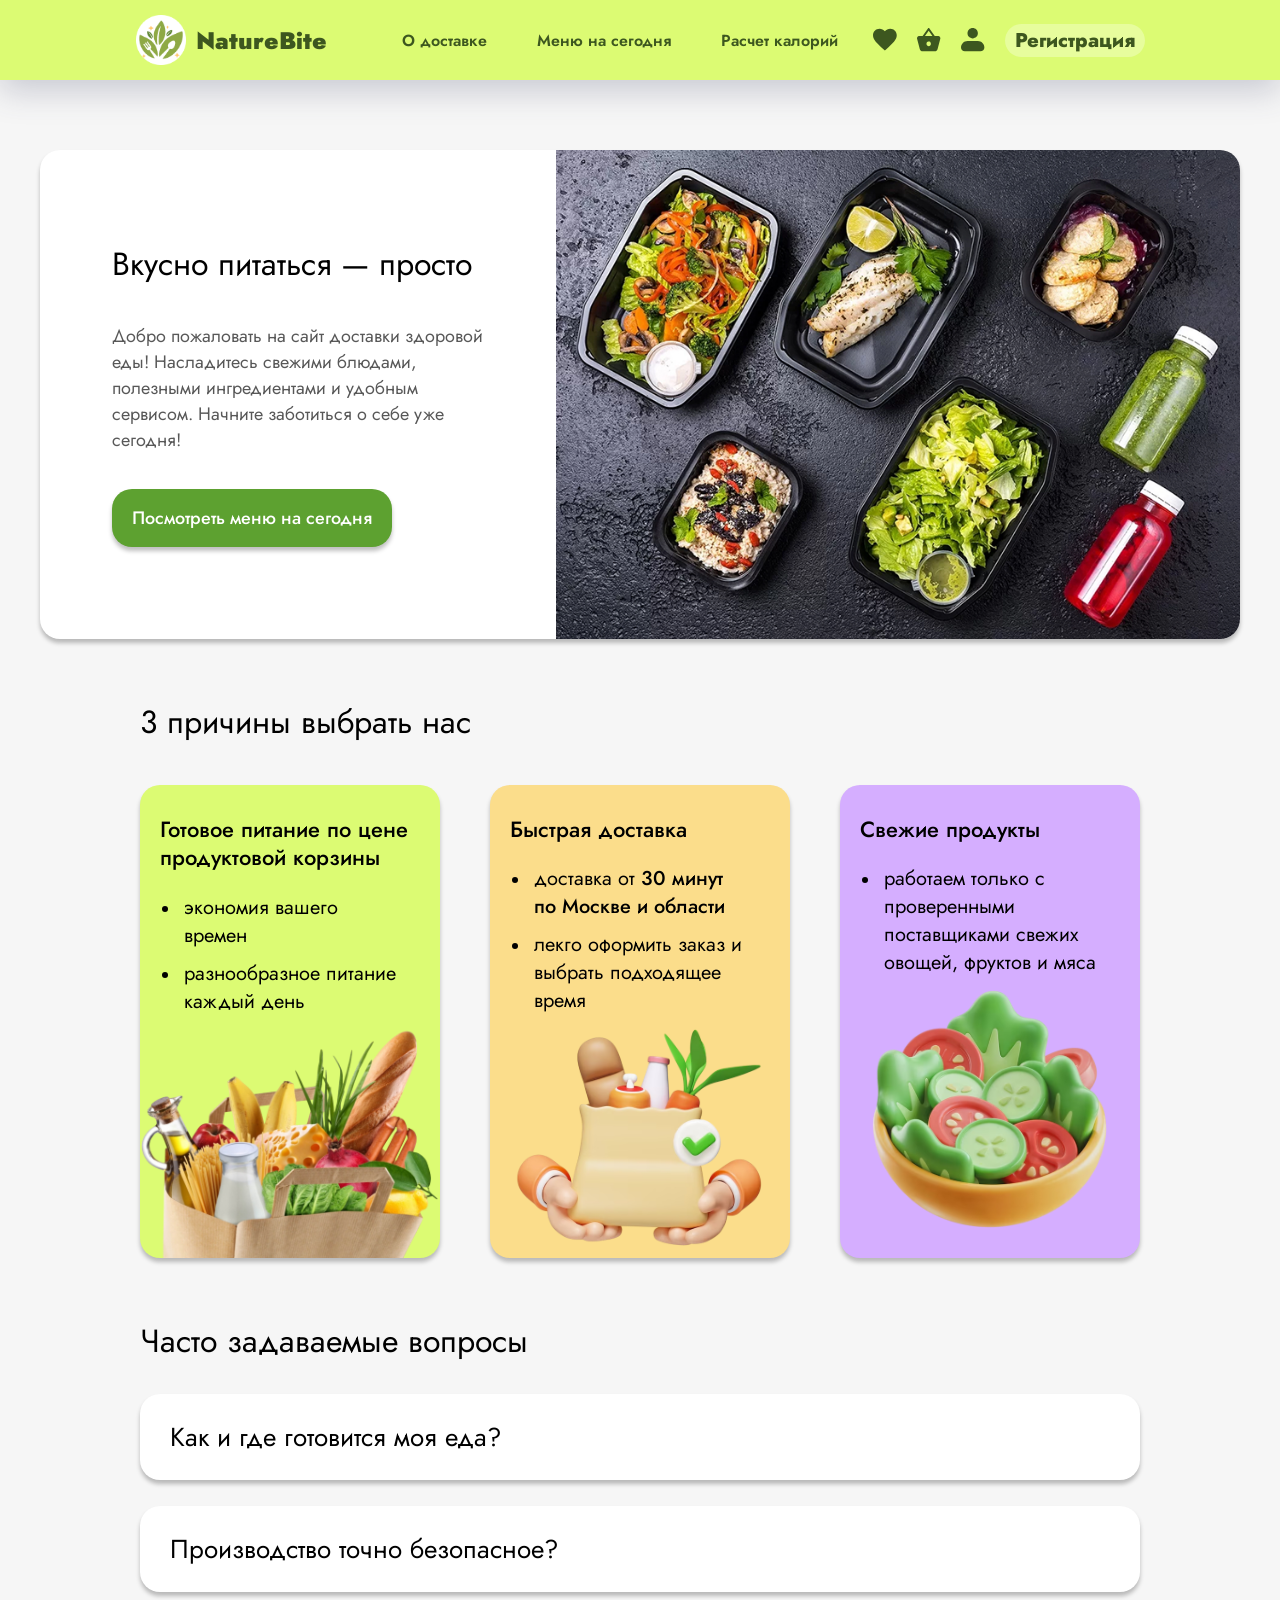
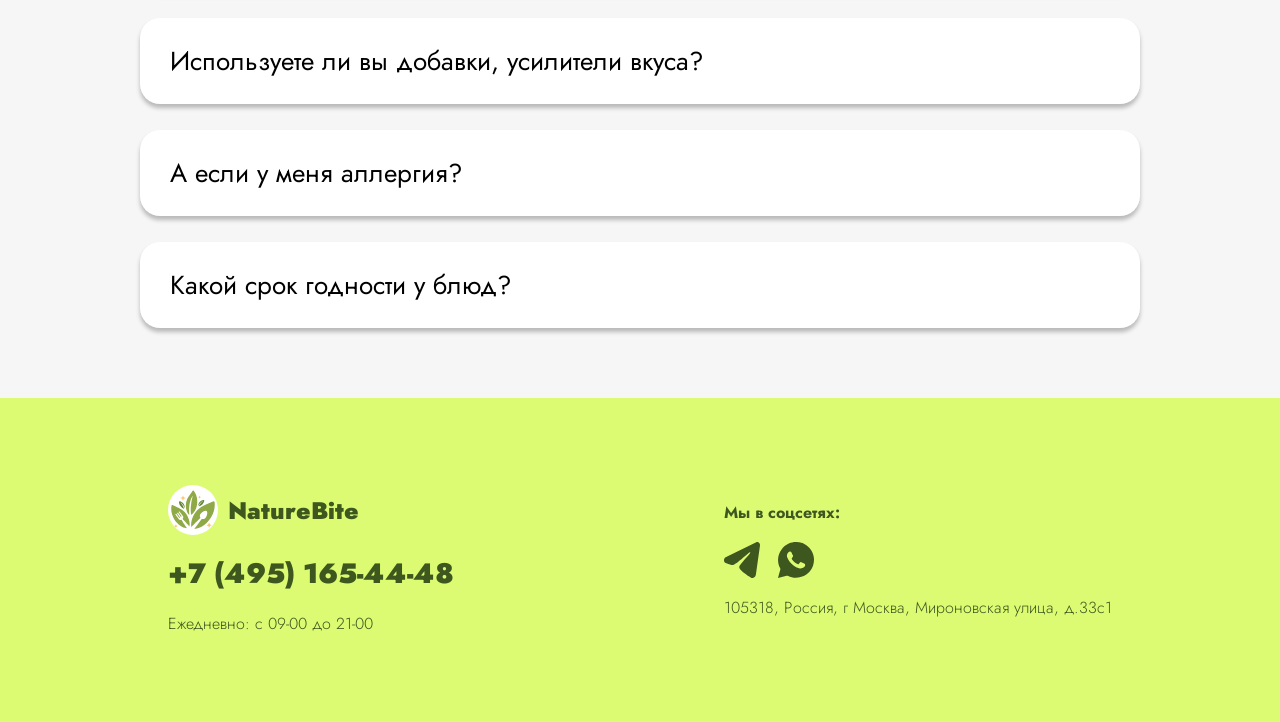
<file: main/index.html>
<!DOCTYPE html>
<html lang="ru">

<head>
    <meta charset="UTF-8">
    <meta name="viewport" content="width=device-width, initial-scale=1.0">
    <title>NatureBite</title>
    <link rel="icon" href="../h-f-img/favicon.ico" type="image/x-icon">

    <link rel="preconnect" href="https://fonts.googleapis.com">
    <link rel="preconnect" href="https://fonts.gstatic.com" crossorigin>
    <link href="https://fonts.googleapis.com/css2?family=Jost:wght@100;200;300;400;500;600;700;800;900&display=swap"
        rel="stylesheet">

    <link rel="stylesheet" href="./main.css">
</head>

<body>
    <script src="../JS/main.js"></script>
    <header>
        <nav class="navbar">
            <div class="container nav-container">
                <div class="logo">
                    <img src="../h-f-img/favicon.ico" class="logo-img" alt="NatureBite">
                    <a href="../main/index.html" class="logo-link jost-black">NatureBite</a>
                </div>

                <ul class="nav-menu">
                    <li><a href="../delivery/delivery.html" class="nav-link jost-medium">О доставке</a></li>
                    <li><a href="../menu/menu.html" class="nav-link jost-medium">Меню на сегодня</a></li>
                    <li><a href="../calculator/calculator_ccpf.html" class="nav-link jost-medium">Расчет калорий</a>
                    </li>
                </ul>

                <div class="user-actions">
                    <a href="../like/like_recipes.html" class="user-icon">
                        <img src="../h-f-img/like.svg" alt="Избранное">
                    </a>
                    <a href="../cart/cart.html" class="user-icon">
                        <img src="../h-f-img/cart.svg" alt="Корзина">
                    </a>
                    <a href="../profile/profile.html" class="user-icon">
                        <img src="../h-f-img/profile.svg" alt="Профиль">
                    </a>
                    <div id="internal">
                        <a href="../registration/register.html" class="jost-extrabold navbar-user">Регистрация</a>
                    </div>
                </div>

                <div class="burger-menu">
                    <img src="../h-f-img/menu.svg" alt="Меню" class="burger-icon">
                </div>


                <div class="mobile-menu">
                    <div class="mobile-menu-header">
                        <div class="close-menu">
                            <span>&times;</span>
                        </div>
                    </div>
                    <ul class="mobile-nav-menu">
                        <li><a href="../delivery/delivery.html" class="mobile-nav-link jost-medium">О доставке</a></li>
                        <li><a href="../menu/menu.html" class="mobile-nav-link jost-medium">Меню на сегодня</a></li>
                        <li><a href="../calculator/calculator_ccpf.html" class="mobile-nav-link jost-medium">Расчет
                                калорий</a></li>
                        <li class="mobile-divider"></li>
                        <li><a href="../like/like_recipes.html" class="mobile-nav-link jost-medium">Избранное</a></li>
                        <li><a href="../cart/cart.html" class="mobile-nav-link jost-medium">Корзина</a></li>
                        <li><a href="../profile/profile.html" class="mobile-nav-link jost-medium">Профиль</a></li>
                        <li><a href="../registration/register.html" class="mobile-nav-link jost-medium">Регистрация</a>
                        </li>
                    </ul>
                </div>
                <div class="overlay"></div>
            </div>
        </nav>
    </header>

    <main>
        <div class="main-content">
            <div class="top_card">
                <div class="col">
                    <h1 class="top_title jost-regular">Вкусно питаться — просто</h1>
                    <p class="top_desc jost-regular">Добро пожаловать на сайт доставки здоровой еды! Насладитесь свежими
                        блюдами, полезными ингредиентами и удобным сервисом. Начните заботиться о себе уже сегодня!</p>
                    <a class="menu-btn jost-medium" href="../menu/menu.html">Посмотреть меню на сегодня</a>
                </div>
                <img class="top_card-img" src="./img/mainpic.jpg" alt="">
            </div>

            <div class="reasons">
                <div class="reasons_title jost-regular">3 причины выбрать нас</div>
                <div class="reasons_cards">
                    <div class="reason_card1">
                        <p class="card_title jost-medium">Готовое питание по цене продуктовой корзины</p>
                        <ul class="card_list">
                            <li class="card_list_row">
                                <p class="card_list_item jost-regular">экономия вашего времен</p>
                            </li>
                            <li class="card_list_row">
                                <p class="card_list_item jost-regular">разнообразное питание каждый день</p>
                            </li>
                        </ul>
                        <img src="./img/reason1.svg" alt="">
                    </div>

                    <div class="reason_card2">
                        <p class="card_title jost-medium">Быстрая доставка</p>
                        <ul class="card_list">
                            <li class="card_list_row">
                                <p class="card_list_item jost-regular">доставка от <span class="jost-medium">30 минут по
                                        Москве и области</span></p>
                            </li>
                            <li class="card_list_row">
                                <p class="card_list_item jost-regular">лекго оформить заказ и выбрать подходящее время
                                </p>
                            </li>
                        </ul>
                        <img src="./img/reason2.svg" alt="">
                    </div>

                    <div class="reason_card3">
                        <p class="card_title jost-medium">Свежие продукты</p>
                        <ul class="card_list">
                            <li class="card_list_row">
                                <p class="card_list_item jost-regular">работаем только с проверенными поставщиками
                                    свежих овощей, фруктов и мяса</p>
                            </li>
                        </ul>
                        <img src="./img/reason3.svg" alt="">
                    </div>
                </div>
            </div>

            <div class="questions">
                <div class="question-title jost-regular">Часто задаваемые вопросы</div>

                <div class="question-block">
                    <h3 class="block-title jost-regular">Как и где готовится моя еда?</h3>
                    <p class="block-text jost-regular">
                        Варим, тушим, запекаем, а также готовим на пару, гриле и по технологии су-вид. Мы тщательно
                        следим
                        за качеством продуктов, оно проверяется трижды: у поставщика, при принятии на производство
                        и в процессе
                        готовки.
                    </p>
                </div>

                <div class="question-block">
                    <h3 class="block-title jost-regular">Производство точно безопасное?</h3>
                    <p class="block-text jost-regular">
                        Все блюда готовятся на современном производстве, сертифицированном по международной системе
                        ХАССП. Это
                        более жесткие, чем ГОСТы, требования. Первоначально они разрабатывались для производства пищи
                        для NASA.
                        Все помещения и оборудование моют два раза в сутки, дважды в неделю проводят очистку с полной
                        остановкой
                        процессов производства.
                    </p>
                </div>

                <div class="question-block">
                    <h3 class="block-title jost-regular">Используете ли вы добавки, усилители вкуса?</h3>
                    <p class="block-text jost-regular">
                        Нет, только стандартные специи: соль, перец, паприка, куркума и подобные.
                    </p>
                </div>

                <div class="question-block">
                    <h3 class="block-title jost-regular">А если у меня аллергия?</h3>
                    <p class="block-text jost-regular">
                        В наших блюдах могут присутствовать распространенные аллергены, такие как орехи, цитрусовые,
                        яйца. Для
                        уточнения состава меню, пожалуйста, обращайтесь к нашим менеджерам.
                    </p>
                </div>

                <div class="question-block">
                    <h3 class="block-title jost-regular">Какой срок годности у блюд?</h3>
                    <p class="block-text jost-regular">
                        Срок годности - от 2 до 4 дней, точная информация на этикетке каждого конкретного блюда. Еда
                        остается свежей
                        долго, потому что мы запечатываем коробочки без кислорода. Вместо него под пленкой углекислый
                        газ.
                        Он не дает бактериям размножаться, и еде портиться.
                    </p>
                </div>
            </div>
        </div>
    </main>

    <footer>
        <div class="footer-container">
            <div class="column">
                <div class="logo">
                    <img src="../h-f-img/logo.svg" class="logo-img" alt="NatureBite">
                    <a href="../main/index.html" class="logo-link jost-black">NatureBite</a>
                </div>
                <a class="tel_num jost-black">+7 (495) 165-44-48</a>
                <p class="work_time jost-light">Ежедневно: с 09-00 до 21-00</p>
            </div>

            <div class="column">
                <p class="social jost-bold">Мы в соцсетях:</p>
                <div class="social_media">
                    <img src="../h-f-img/telegram.svg" class="icon" alt="telegram">
                    <img src="../h-f-img/whatsapp.svg" class="icon" alt="whatsapp">
                </div>
                <p class="address jost-light">105318, Россия, г Москва, Мироновская улица, д.33с1</p>
            </div>
        </div>
    </footer>
</body>

</html>
</file>
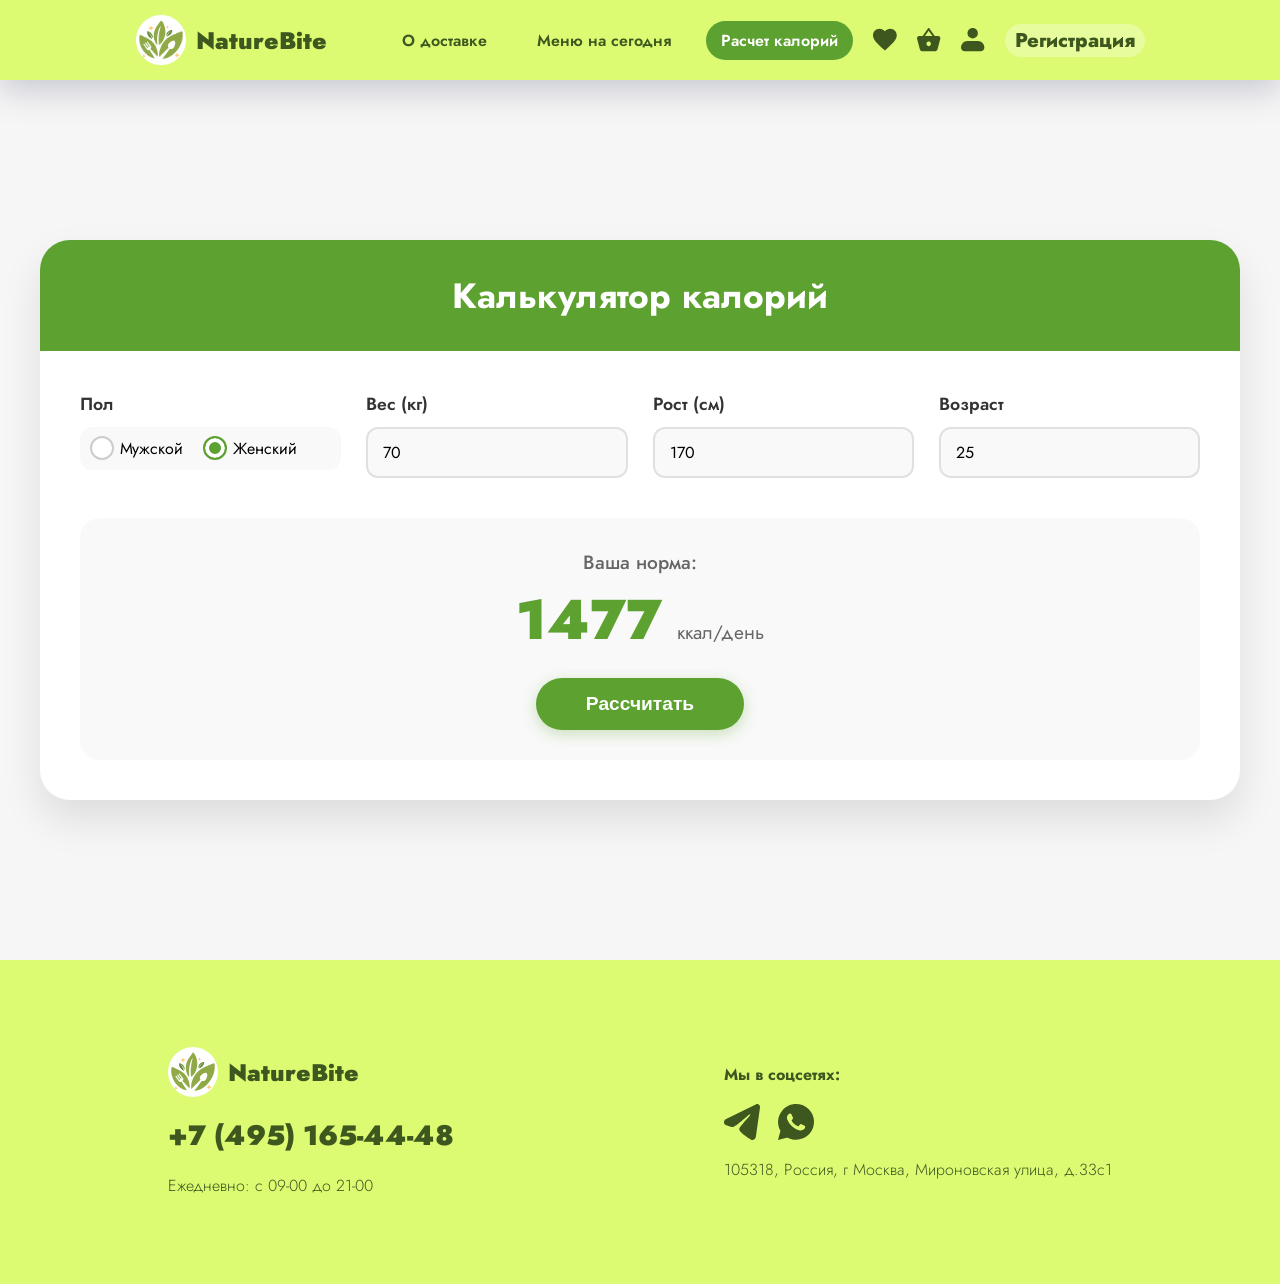
<file: calculator/calculator_ccpf.html>
<!DOCTYPE html>
<html lang="ru">

<head>
    <meta charset="UTF-8">
    <meta name="viewport" content="width=device-width, initial-scale=1.0">
    <title>NatureBite — Расчет калорий</title>

    <link rel="icon" href="../h-f-img/favicon.ico" type="image/x-icon">
    <link rel="preconnect" href="https://fonts.googleapis.com">
    <link rel="preconnect" href="https://fonts.gstatic.com" crossorigin>
    <link href="https://fonts.googleapis.com/css2?family=Jost:wght@100;200;300;400;500;600;700;800;900&display=swap"
        rel="stylesheet">

    <link rel="stylesheet" href="./calc.css">
</head>

<body>
    <script src="../JS/calc.js"></script>

    <header>
        <nav class="navbar">
            <div class="container nav-container">
                <div class="logo">
                    <img src="../h-f-img/favicon.ico" class="logo-img" alt="NatureBite">
                    <a href="../main/index.html" class="logo-link jost-black">NatureBite</a>
                </div>

                <ul class="nav-menu">
                    <li><a href="../delivery/delivery.html" class="nav-link jost-medium">О доставке</a></li>
                    <li><a href="../menu/menu.html" class="nav-link jost-medium">Меню на сегодня</a></li>
                    <li><a href="../calculator/calculator_ccpf.html" class="nav-link jost-medium active">Расчет калорий</a></li>
                </ul>

                <div class="user-actions">
                    <a href="../like/like_recipes.html" class="user-icon">
                        <img src="../h-f-img/like.svg" alt="Избранное">
                    </a>
                    <a href="../cart/cart.html" class="user-icon">
                        <img src="../h-f-img/cart.svg" alt="Корзина">
                    </a>
                    <a href="../profile/profile.html" class="user-icon">
                        <img src="../h-f-img/profile.svg" alt="Профиль">
                    </a>
                    <div id="internal"><a href="../registration/register.html" class="jost-extrabold navbar-user">Регистрация</a></div>
                </div>
            </div>
        </nav>
    </header>

    <main>
        <div class="calculator-container">
            <div class="calculator-card">
                <div class="calculator-header">
                    <h1 class="calculator-title jost-bold">Калькулятор калорий</h1>
                </div>

                <div class="calculator-body">
                    <div class="input-row">
                        <div class="input-group">
                            <label class="input-label jost-semibold">Пол</label>
                            <div class="radio-group">
                                <label class="radio-label">
                                    <input type="radio" name="gender" value="male" class="radio-input">
                                    <span class="radio-custom"></span>
                                    Мужской
                                </label>
                                <label class="radio-label">
                                    <input type="radio" name="gender" value="female" class="radio-input" checked>
                                    <span class="radio-custom"></span>
                                    Женский
                                </label>
                            </div>
                        </div>

                        <div class="input-group">
                            <label for="weight" class="input-label jost-semibold">Вес (кг)</label>
                            <input type="number" id="weight" class="text-input" value="70">
                        </div>

                        <div class="input-group">
                            <label for="height" class="input-label jost-semibold">Рост (см)</label>
                            <input type="number" id="height" class="text-input" value="170" min="50" max="250">
                        </div>

                        <div class="input-group">
                            <label for="age" class="input-label jost-semibold">Возраст</label>
                            <input type="number" id="age" class="text-input" value="25" min="1" max="120">
                        </div>
                    </div>

                    <div class="result-section">
                        <div class="result-block">
                            <span class="result-label jost-medium">Ваша норма:</span>
                            <span id="result" class="result-value jost-black">0</span>
                            <span class="result-unit">ккал/день</span>
                        </div>
                        <button class="calculate-btn jost-bold" onclick="calculate()">Рассчитать</button>
                    </div>
                </div>
            </div>
        </div>
    </main>

    <footer>
        <div class="footer-container">
            <div class="column">
                <div class="logo">
                    <img src="../h-f-img/logo.svg" class="logo-img" alt="NatureBite">
                    <a href="../main/index.html" class="logo-link jost-black">NatureBite</a>
                </div>
                <a class="tel_num jost-black">+7 (495) 165-44-48</a>
                <p class="work_time jost-light">Ежедневно: с 09-00 до 21-00</p>
            </div>

            <div class="column">
                <p class="social jost-bold">Мы в соцсетях:</p>
                <div class="social_media">
                    <img src="../h-f-img/telegram.svg" class="icon" alt="telegram">
                    <img src="../h-f-img/whatsapp.svg" class="icon" alt="whatsapp">
                </div>
                <p class="address jost-light">105318, Россия, г Москва, Мироновская улица, д.33с1</p>
            </div>
        </div>
    </footer>
</body>

</html>
</file>
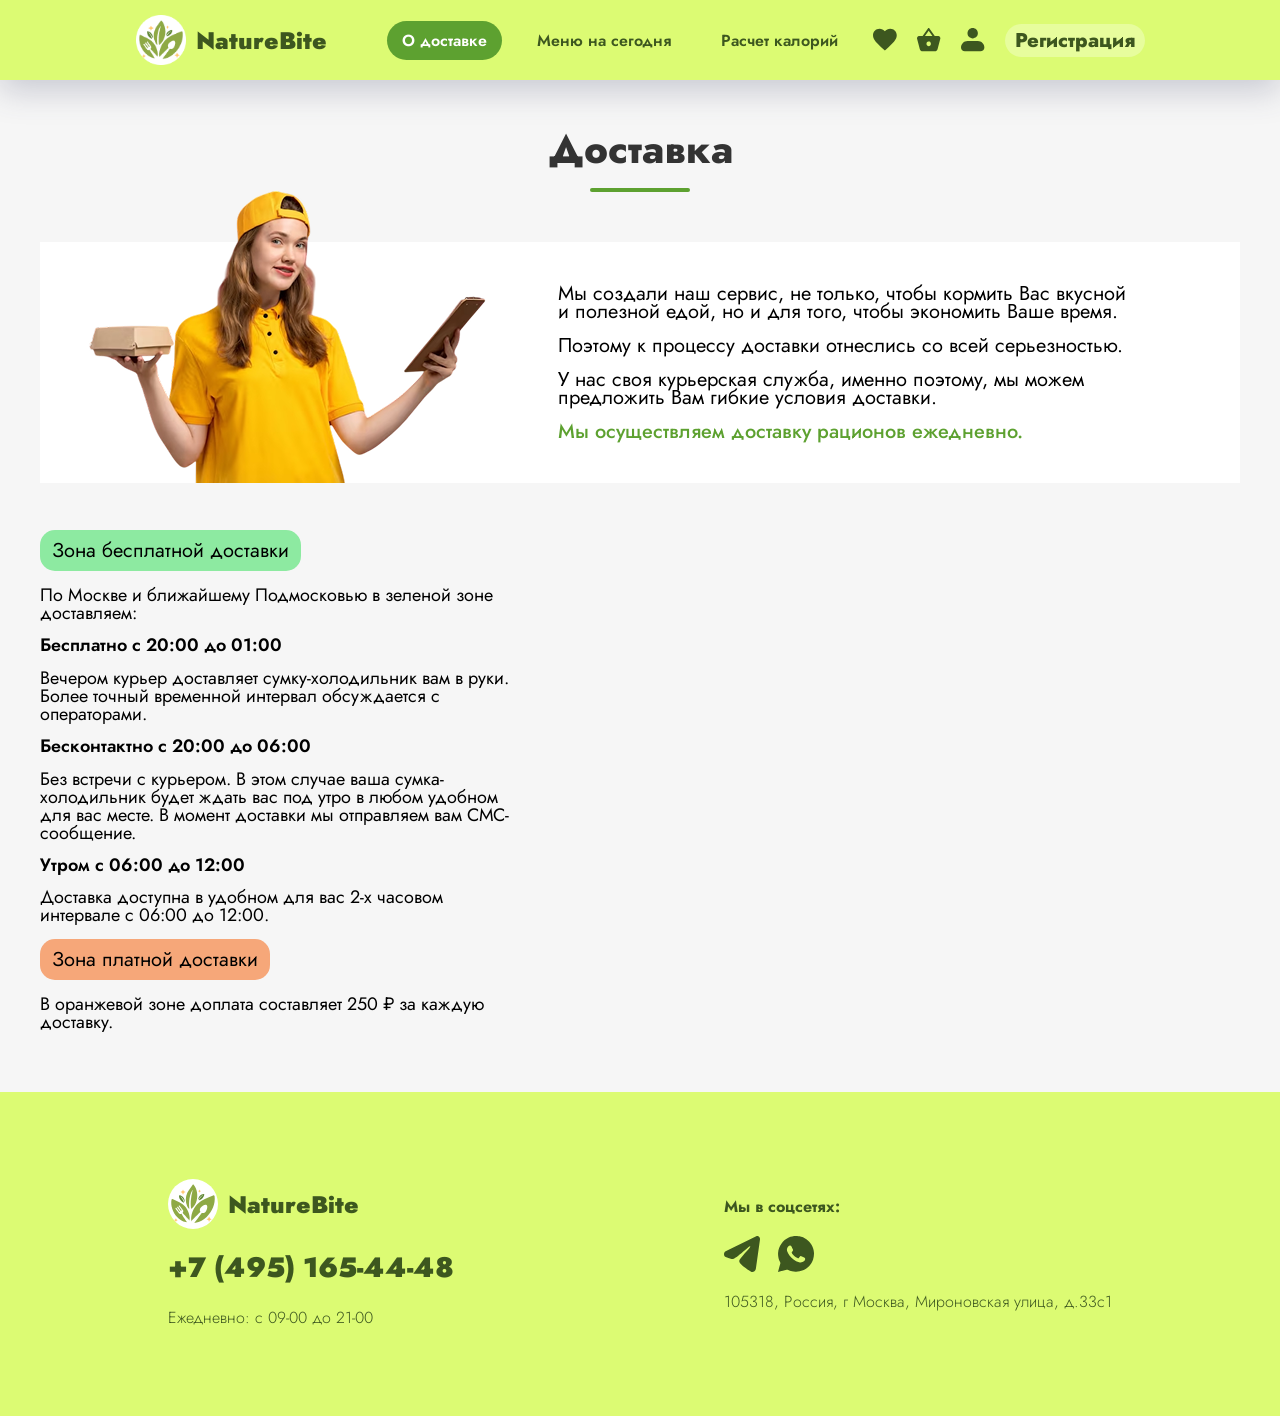
<file: delivery/delivery.html>
<!DOCTYPE html>
<html lang="ru">

<head>
    <meta charset="UTF-8">
    <meta name="viewport" content="width=device-width, initial-scale=1.0">
    <title>NatureBite — Доставка</title>

    <link rel="icon" href="../h-f-img/favicon.ico" type="image/x-icon">
    <link rel="preconnect" href="https://fonts.googleapis.com">
    <link rel="preconnect" href="https://fonts.gstatic.com" crossorigin>
    <link href="https://fonts.googleapis.com/css2?family=Jost:wght@100;200;300;400;500;600;700;800;900&display=swap"
        rel="stylesheet">

    <link rel="stylesheet" href="./delivery.css">

    <script src="https://api-maps.yandex.ru/2.1/?lang=ru_RU" type="text/javascript"></script>
</head>

<body>
    <header>
        <nav class="navbar">
            <div class="container nav-container">
                <div class="logo">
                    <img src="../h-f-img/favicon.ico" class="logo-img" alt="NatureBite">
                    <a href="../main/index.html" class="logo-link jost-black">NatureBite</a>
                </div>

                <ul class="nav-menu">
                    <li><a href="../delivery/delivery.html" class="nav-link jost-medium active">О доставке</a></li>
                    <li><a href="../menu/menu.html" class="nav-link jost-medium">Меню на сегодня</a></li>
                    <li><a href="../calculator/calculator_ccpf.html" class="nav-link jost-medium">Расчет калорий</a>
                    </li>
                </ul>

                <div class="user-actions">
                    <a href="../like/like_recipes.html" class="user-icon">
                        <img src="../h-f-img/like.svg" alt="Избранное">
                    </a>
                    <a href="../cart/cart.html" class="user-icon">
                        <img src="../h-f-img/cart.svg" alt="Корзина">
                    </a>
                    <a href="../profile/profile.html" class="user-icon">
                        <img src="../h-f-img/profile.svg" alt="Профиль">
                    </a>
                    <div id="internal">
                        <a href="../registration/register.html" class="jost-extrabold navbar-user">Регистрация</a>
                    </div>
                </div>

                <div class="burger-menu">
                    <img src="../h-f-img/menu.svg" alt="Меню" class="burger-icon">
                </div>

                <div class="mobile-menu">
                    <div class="mobile-menu-header">
                        <div class="close-menu">
                            <span>&times;</span>
                        </div>
                    </div>
                    <ul class="mobile-nav-menu">
                        <li><a href="../delivery/delivery.html" class="mobile-nav-link jost-medium">О доставке</a></li>
                        <li><a href="../menu/menu.html" class="mobile-nav-link jost-medium">Меню на сегодня</a></li>
                        <li><a href="../calculator/calculator_ccpf.html" class="mobile-nav-link jost-medium">Расчет
                                калорий</a></li>
                        <li class="mobile-divider"></li>
                        <li><a href="../like/like_recipes.html" class="mobile-nav-link jost-medium">Избранное</a></li>
                        <li><a href="../cart/cart.html" class="mobile-nav-link jost-medium">Корзина</a></li>
                        <li><a href="../profile/profile.html" class="mobile-nav-link jost-medium">Профиль</a></li>
                        <li><a href="../registration/register.html" class="mobile-nav-link jost-medium">Регистрация</a>
                        </li>
                    </ul>
                </div>
                <div class="overlay"></div>
            </div>
        </nav>
    </header>

    <main>
        <div class="delivery-content">
            <h1 class="page-title jost-extrabold">Доставка</h1>
            <div class="title-underline"></div>

            <div class="description_block">
                <div class="woman-delivery">
                    <img class="woman_img" src="./img/delivery-woman.png" alt="">
                </div>
                <div class="description-paragraph">
                    <p class="description-text jost-regular">Мы создали наш сервис, не только, чтобы кормить Вас вкусной
                        и полезной едой, но и для того, чтобы экономить Ваше время.</p>
                    <p class="description-text jost-regular">Поэтому к процессу доставки отнеслись со всей серьезностью.
                    </p>
                    <p class="description-text jost-regular">У нас своя курьерская служба, именно поэтому, мы можем
                        предложить Вам гибкие условия доставки.</p>
                    <p class="description-text jost-regular"><span>Мы осуществляем доставку рационов ежедневно.</span>
                    </p>
                </div>
            </div>
            <div class="map_block">
                <div class="map-text_col">
                    <div class="green_lable">
                        <p class="green_lable-text jost-regular">Зона бесплатной доставки</p>
                    </div>

                    <p class="desc jost-regular">По Москве и ближайшему Подмосковью в зеленой зоне доставляем:</p>

                    <p class="desc jost-semibold">Бесплатно с 20:00 до 01:00</p>
                    <p class="desc jost-regular">Вечером курьер доставляет сумку-холодильник вам в руки. Более точный
                        временной интервал обсуждается с операторами.</p>

                    <p class="desc jost-semibold">Бесконтактно с 20:00 до 06:00</p>
                    <p class="desc jost-regular">Без встречи с курьером. В этом случае ваша сумка-холодильник будет
                        ждать вас под утро в любом удобном для вас месте. В момент доставки мы отправляем вам
                        СМС-сообщение.</p>

                    <p class="desc jost-semibold">Утром с 06:00 до 12:00</p>
                    <p class="desc jost-regular">Доставка доступна в удобном для вас 2-х часовом интервале с 06:00 до
                        12:00.</p>

                    <div class="red_lable">
                        <p class="red_lable-text jost-regular">Зона платной доставки</p>
                    </div>

                    <p class="desc jost-regular">В оранжевой зоне доплата составляет 250 ₽ за каждую доставку.</p>
                </div>

                <div id="js-delivery-map" class="js-delivery-map"></div>

            </div>
        </div>

    </main>

    <footer>
        <div class="footer-container">
            <div class="column">
                <div class="logo">
                    <img src="../h-f-img/logo.svg" class="logo-img" alt="NatureBite">
                    <a href="../main/index.html" class="logo-link jost-black">NatureBite</a>
                </div>
                <a class="tel_num jost-black">+7 (495) 165-44-48</a>
                <p class="work_time jost-light">Ежедневно: с 09-00 до 21-00</p>
            </div>

            <div class="column">
                <p class="social jost-bold">Мы в соцсетях:</p>
                <div class="social_media">
                    <img src="../h-f-img/telegram.svg" class="icon" alt="telegram">
                    <img src="../h-f-img/whatsapp.svg" class="icon" alt="whatsapp">
                </div>
                <p class="address jost-light">105318, Россия, г Москва, Мироновская улица, д.33с1</p>
            </div>
        </div>
    </footer>

    <script src="../JS/main.js"></script>
    <script>
        ymaps.ready(init);

        function init() {

            const myMap = new ymaps.Map('js-delivery-map', {
                center: [55.76, 37.64],
                zoom: 10,
                controls: []
            });

            const zoomControl = new ymaps.control.ZoomControl({
                options: {
                    size: 'large',
                    float: 'none',
                    position: {
                        top: 108,
                        left: 10
                    }
                }
            });

            myMap.controls.add(zoomControl);

            // Бесплатная зона (внутренний полигон)
            const greenZoneCoordinates = [
                [55.95, 37.3],
                [55.95, 37.9],
                [55.5, 38.0],
                [55.5, 37.3],
                [55.95, 37.3]
            ];

            const greenZone = new ymaps.Polygon(
                [greenZoneCoordinates],
                {
                    hintContent: '🚚 Зона бесплатной доставки',
                    balloonContent: 'Бесплатная доставка'
                },
                {
                    fillColor: 'rgba(124,252,0,0.35)',
                    strokeColor: '#3D571F',
                    strokeWidth: 3,
                    zIndex: 200
                }
            );

            // Платная зона с вырезом бесплатной
            const redOuterCoordinates = [
                [56.2, 37.0],
                [56.3, 38.0],
                [55.8, 38.5],
                [55.3, 38.0],
                [55.3, 37.0],
                [55.8, 36.8],
                [56.2, 37.0]
            ];

            const redZone = new ymaps.Polygon(
                [
                    redOuterCoordinates,   // внешний контур
                    greenZoneCoordinates   // внутренний вырез
                ],
                {
                    hintContent: '💰 Зона платной доставки (+250 ₽)',
                    balloonContent: 'Доплата 250 ₽ за доставку'
                },
                {
                    fillColor: 'rgba(255,68,68,0.25)',
                    strokeColor: '#CC0000',
                    strokeWidth: 3,
                    zIndex: 100
                }
            );

            myMap.geoObjects
                .add(redZone)
                .add(greenZone);

            myMap.setBounds(myMap.geoObjects.getBounds(), {
                checkZoomRange: true,
                zoomMargin: 40
            });
        }
    </script>
</body>

</html>
</file>
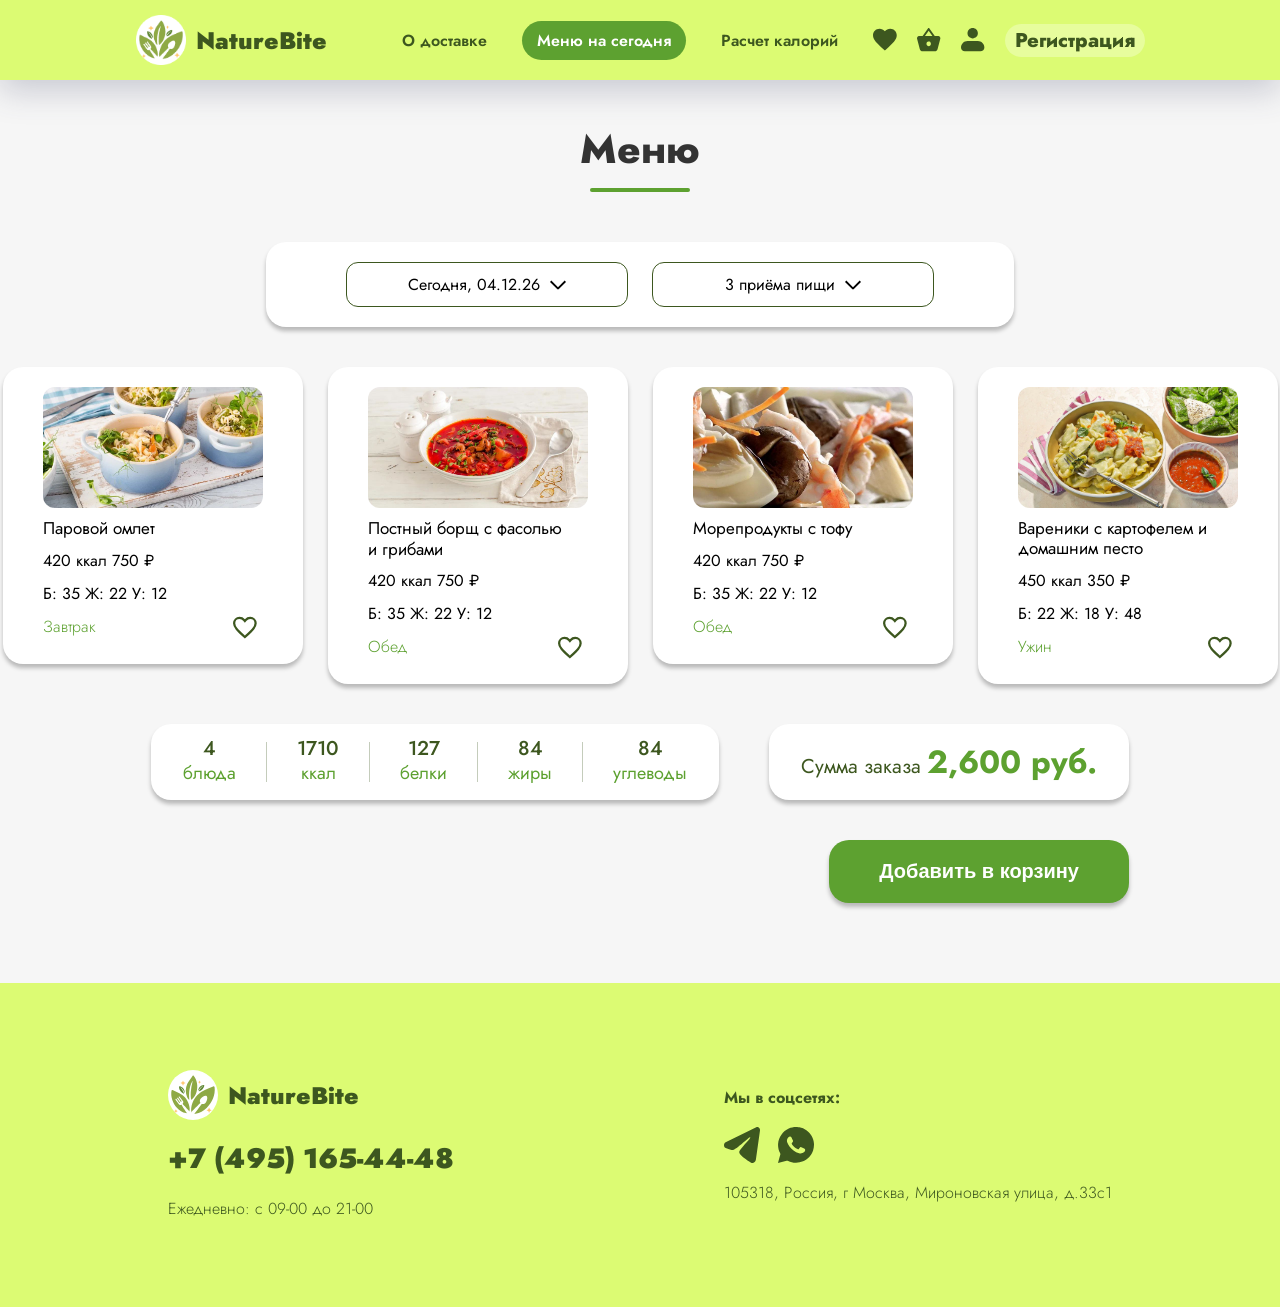
<file: menu/menu.html>
<!DOCTYPE html>
<html lang="ru">

<head>
    <meta charset="UTF-8">
    <meta name="viewport" content="width=device-width, initial-scale=1.0">
    <title>NatureBite — Меню на сегодня</title>

    <link rel="icon" href="../h-f-img/favicon.ico" type="image/x-icon">

    <link rel="preconnect" href="https://fonts.googleapis.com">
    <link rel="preconnect" href="https://fonts.gstatic.com" crossorigin>
    <link href="https://fonts.googleapis.com/css2?family=Jost:wght@100;200;300;400;500;600;700;800;900&display=swap"
        rel="stylesheet">

    <link rel="stylesheet" href="./menu.css">
</head>

<body>
    <header>
        <nav class="navbar">
            <div class="container nav-container">
                <div class="logo">
                    <img src="../h-f-img/favicon.ico" class="logo-img" alt="NatureBite">
                    <a href="../main/index.html" class="logo-link jost-black">NatureBite</a>
                </div>

                <ul class="nav-menu">
                    <li><a href="../delivery/delivery.html" class="nav-link jost-medium">О доставке</a></li>
                    <li><a href="../menu/menu.html" class="nav-link jost-medium active">Меню на сегодня</a></li>
                    <li><a href="../calculator/calculator_ccpf.html" class="nav-link jost-medium">Расчет калорий</a>
                    </li>
                </ul>

                <div class="user-actions">
                    <a href="../like/like_recipes.html" class="user-icon">
                        <img src="../h-f-img/like.svg" alt="Избранное">
                    </a>
                    <a href="../cart/cart.html" class="user-icon">
                        <img src="../h-f-img/cart.svg" alt="Корзина">
                    </a>
                    <a href="../profile/profile.html" class="user-icon">
                        <img src="../h-f-img/profile.svg" alt="Профиль">
                    </a>
                    <div id="internal">
                        <a href="../registration/register.html" class="jost-extrabold navbar-user">Регистрация</a>
                    </div>
                </div>

                <div class="burger-menu">
                    <img src="../h-f-img/menu.svg" alt="Меню" class="burger-icon">
                </div>

                <div class="mobile-menu">
                    <div class="mobile-menu-header">
                        <div class="close-menu">
                            <span>&times;</span>
                        </div>
                    </div>
                    <ul class="mobile-nav-menu">
                        <li><a href="../delivery/delivery.html" class="mobile-nav-link jost-medium">О доставке</a></li>
                        <li><a href="../menu/menu.html" class="mobile-nav-link jost-medium">Меню на сегодня</a></li>
                        <li><a href="../calculator/calculator_ccpf.html" class="mobile-nav-link jost-medium">Расчет
                                калорий</a></li>
                        <li class="mobile-divider"></li>
                        <li><a href="../like/like_recipes.html" class="mobile-nav-link jost-medium">Избранное</a></li>
                        <li><a href="../cart/cart.html" class="mobile-nav-link jost-medium">Корзина</a></li>
                        <li><a href="../profile/profile.html" class="mobile-nav-link jost-medium">Профиль</a></li>
                        <li><a href="../registration/register.html" class="mobile-nav-link jost-medium">Регистрация</a>
                        </li>
                    </ul>
                </div>
                <div class="overlay"></div>
            </div>
        </nav>
    </header>

    <main>
        <div class="container-menu">
            <h1 class="page-title jost-extrabold">Меню</h1>
            <div class="title-underline"></div>

            <div class="filter-menu">
                <div class="day-filter">
                    <p class="day-text"></p>
                    <img class="arrow" src="./img/arrow.svg">
                </div>
                <div class="portions-filter">
                    <p class="portions-text"></p>
                    <img class="arrow" src="./img/arrow.svg">
                </div>
            </div>

            <div class="dishes_block"></div>

            <div class="stat_sum">
                <div class="stats-box">
                    <div class="stats-item">
                        <span class="stats-value jost-medium"></span>
                        <span class="stats-label jost-regular">блюда</span>
                    </div>

                    <div class="stats-divider"></div>

                    <div class="stats-item">
                        <span class="stats-value jost-medium"></span>
                        <span class="stats-label jost-regular">ккал</span>
                    </div>

                    <div class="stats-divider"></div>

                    <div class="stats-item">
                        <span class="stats-value jost-medium"></span>
                        <span class="stats-label jost-regular">белки</span>
                    </div>

                    <div class="stats-divider"></div>

                    <div class="stats-item">
                        <span class="stats-value jost-medium"></span>
                        <span class="stats-label jost-regular">жиры</span>
                    </div>

                    <div class="stats-divider"></div>

                    <div class="stats-item">
                        <span class="stats-value jost-medium"></span>
                        <span class="stats-label jost-regular">углеводы</span>
                    </div>
                </div>

                <div class="sum">
                    <p class="sum_text jost-regular">Сумма заказа <span class="jost-bold">0</span></p>
                </div>
            </div>

            <div class="btna">
                <button class="add_btn jost-semibold">Добавить в корзину</button>
            </div>
        </div>
    </main>

    <footer>
        <div class="footer-container">
            <div class="column">
                <div class="logo">
                    <img src="../h-f-img/logo.svg" class="logo-img" alt="NatureBite">
                    <a href="../main/index.html" class="logo-link jost-black">NatureBite</a>
                </div>
                <a class="tel_num jost-black">+7 (495) 165-44-48</a>
                <p class="work_time jost-light">Ежедневно: с 09-00 до 21-00</p>
            </div>

            <div class="column">
                <p class="social jost-bold">Мы в соцсетях:</p>
                <div class="social_media">
                    <img src="../h-f-img/telegram.svg" class="icon" alt="telegram">
                    <img src="../h-f-img/whatsapp.svg" class="icon" alt="whatsapp">
                </div>
                <p class="address jost-light">105318, Россия, г Москва, Мироновская улица, д.33с1</p>
            </div>
        </div>
    </footer>

    <script src="../JS/recepies.js"></script>
    <script src="../JS/menu.js"></script>
    <script src="../JS/main.js"></script>
</body>

</html>
</file>
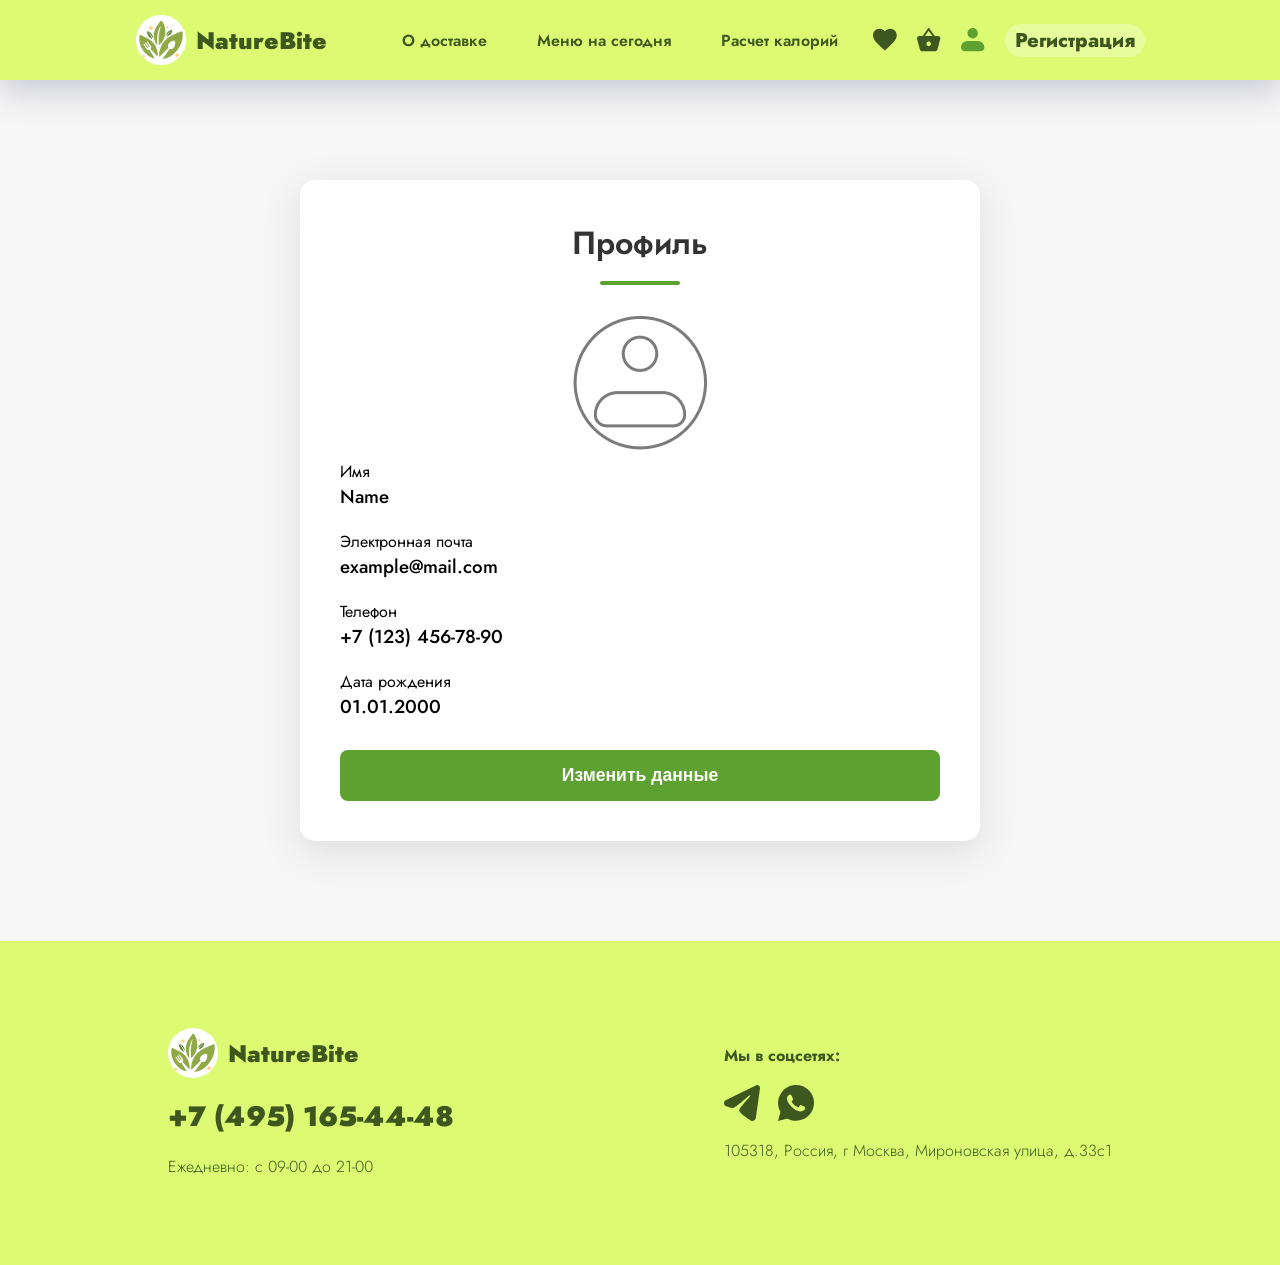
<file: profile/profile.html>
<!DOCTYPE html>
<html lang="ru">

<head>
    <meta charset="UTF-8">
    <meta name="viewport" content="width=device-width, initial-scale=1.0">
    <title>NatureBite — Профиль</title>

    <link rel="icon" href="../h-f-img/favicon.ico" type="image/x-icon">
    <link rel="preconnect" href="https://fonts.googleapis.com">
    <link rel="preconnect" href="https://fonts.gstatic.com" crossorigin>
    <link href="https://fonts.googleapis.com/css2?family=Jost:wght@100;200;300;400;500;600;700;800;900&display=swap"
        rel="stylesheet">

    <link rel="stylesheet" href="./profile.css">
</head>

<body>
    <header>
        <nav class="navbar">
            <div class="container nav-container">
                <div class="logo">
                    <img src="../h-f-img/favicon.ico" class="logo-img" alt="NatureBite">
                    <a href="../main/index.html" class="logo-link jost-black">NatureBite</a>
                </div>

                <ul class="nav-menu">
                    <li><a href="../delivery/delivery.html" class="nav-link jost-medium">О доставке</a></li>
                    <li><a href="../menu/menu.html" class="nav-link jost-medium">Меню на сегодня</a></li>
                    <li><a href="../calculator/calculator_ccpf.html" class="nav-link jost-medium">Расчет калорий</a></li>
                </ul>

                <div class="user-actions">
                    <a href="../like/like_recipes.html" class="user-icon">
                        <img src="../h-f-img/like.svg" alt="Избранное">
                    </a>
                    <a href="../cart/cart.html" class="user-icon">
                        <img src="../h-f-img/cart.svg" alt="Корзина">
                    </a>
                    <a href="../profile/profile.html" class="user-icon">
                        <img src="../h-f-img/profile_spec.svg" alt="Профиль">
                    </a>
                    <div id="internal"><a href="../registration/register.html" class="jost-extrabold navbar-user">Регистрация</a></div>
                </div>
            </div>
        </nav>
    </header>


    <main>
        <div class="profile-container">
            <div class="profile-card">
                <h2 class="title jost-semibold">Профиль</h2>
                <div class="divider"></div>

                <div class="imgprof"><img src="./img/profile.png" alt=""></div>
                
                <div class="data-group">
                    <label>Имя</label>
                    <h3 class="user-data jost-medium">Name</h3>
                </div>

                <div class="data-group">
                    <label>Электронная почта</label>
                    <h3 class="user-data jost-medium">example@mail.com</h3>
                </div>

                <div class="data-group">
                    <label>Телефон</label>
                    <h3 class="user-data jost-medium">+7 (123) 456-78-90</h3>
                </div>

                <div class="data-group">
                    <label>Дата рождения</label>
                    <h3 class="user-data jost-medium">01.01.2000</h3>
                </div>

                <button type="button" class="edit-btn jost-semibold">Изменить данные</button>
            </div>
        </div>
    </main>

    <footer>
        <div class="footer-container">
            <div class="column">
                <div class="logo">
                    <img src="../h-f-img/logo.svg" class="logo-img" alt="NatureBite">
                    <a href="../main/index.html" class="logo-link jost-black">NatureBite</a>
                </div>
                <a class="tel_num jost-black">+7 (495) 165-44-48</a>
                <p class="work_time jost-light">Ежедневно: с 09-00 до 21-00</p>
            </div>

            <div class="column">
                <p class="social jost-bold">Мы в соцсетях:</p>
                <div class="social_media">
                    <img src="../h-f-img/telegram.svg" class="icon" alt="telegram">
                    <img src="../h-f-img/whatsapp.svg" class="icon" alt="whatsapp">
                </div>
                <p class="address jost-light">105318, Россия, г Москва, Мироновская улица, д.33с1</p>
            </div>
        </div>
    </footer>

</body>

</html>
</file>
<file: main/main.css>
* {
    margin: 0;
}

body {
    background: #F6F6F6;
    font-family: "Jost", sans-serif;
}

a {
    text-decoration: none;
}

.jost-thin {
    font-weight: 100;
}

.jost-extralight {
    font-weight: 200;
}

.jost-light {
    font-weight: 300;
}

.jost-regular {
    font-weight: 400;
}

.jost-medium {
    font-weight: 500;
}

.jost-semibold {
    font-weight: 600;
}

.jost-bold {
    font-weight: 700;
}

.jost-extrabold {
    font-weight: 800;
}

.jost-black {
    font-weight: 900;
}

.jost-italic {
    font-weight: 500;
    font-style: italic;
}


.container {
    margin: 0 auto;
    padding: 0 20px;
}

.navbar {
    background-color: #DCFB73;
    box-shadow: 0 11px 32px rgba(69, 72, 109, 0.25);
    padding: 15px 0;
    width: 100%;
}

.nav-container {
    display: flex;
    justify-content: center;
    align-items: center;
    flex-wrap: wrap;
    gap: 20px;
}

.logo {
    display: flex;
    align-items: center;
    gap: 10px;
}

.logo-img {
    width: 50px;
    height: auto;
}

.logo-link {
    color: #3D571F;
    font-size: 24px;
}

.nav-menu {
    display: flex;
    list-style: none;
    gap: 20px;
    flex-wrap: wrap;
}

.nav-link {
    color: #3D571F;
    font-weight: 600;
    padding: 8px 15px;
    transition: all 0.3s;
    border-radius: 25px;
}

.nav-link:hover {
    color: #5da130;
    background: rgba(255, 255, 255, 0.3);
}

.nav-link.active {
    background: #5da130;
    color: white;
}

.user-actions {
    display: flex;
    align-items: center;
    gap: 20px;
}

.user-icon {
    display: flex;
    align-items: center;
    transition: transform 0.2s;
}

.user-icon:hover {
    transform: scale(1.1);
}

.user-icon img {
    width: 24px;
    height: 24px;
}

.navbar-user {
    color: #3D571F;
    background-color: rgba(255, 255, 255, 0.3);
    ;
    font-size: 20px;
    padding: 2px 10px;
    border-radius: 25px;
}



.main-content {
    max-width: 1200px;
    margin: 70px auto;
}

.top_card {
    display: flex;
    align-items: center;
    background-color: #fff;
    border-radius: 20px;
    overflow: hidden;
    width: 100%;
    box-shadow: 0 4px 4px rgba(0, 0, 0, 0.25);
}

.col {
    display: flex;
    flex-direction: column;
    gap: 4vh;
    margin: 0 8vh;
}

.top_desc {
    font-size: 18px;
    color: #585858;
}

.menu-btn {
    display: inline-block;
    width: fit-content;
    background-color: #5da130;
    border-radius: 20px;
    color: #fff;
    font-size: 18px;
    padding: 16px 20px;
    box-shadow: 0 4px 4px rgba(0, 0, 0, 0.25);
    transition: all 0.3s;
}

.menu-btn:hover {
    background: #4a8a27;
    transform: translateY(-2px) scale(1.05);
    box-shadow: 0 16px 26px rgba(0, 0, 0, 0.25);
}

.top_card-img {
    width: 76vh;
}

.reasons {
    max-width: 1000px;
    margin: 60px auto;
}

.reasons_title {
    font-size: 32px;
    margin-bottom: 40px;
    position: relative;
}

.reasons_cards {
    display: flex;
    justify-content: center;
    gap: 50px;
    flex-wrap: wrap;
}

.reason_card1 {
    max-width: 300px;
    background-color: #DCFB73;
    border-radius: 20px;
    box-shadow: 0 4px 4px rgba(0, 0, 0, 0.25);
    transition: all 0.3s ease;
    display: flex;
    flex-direction: column;
    position: relative;
    overflow: hidden;
}

.reason_card1:hover {
    transform: translateY(-10px);
    box-shadow: 0 15px 30px rgba(0, 0, 0, 0.25);
}

.reason_card2 {
    max-width: 300px;
    background-color: #FBDD8B;
    border-radius: 20px;
    box-shadow: 0 4px 4px rgba(0, 0, 0, 0.25);
    transition: all 0.3s ease;
    display: flex;
    flex-direction: column;
    position: relative;
    overflow: hidden;
}

.reason_card2:hover {
    transform: translateY(-10px);
    box-shadow: 0 15px 30px rgba(0, 0, 0, 0.25);
}

.reason_card3 {
    max-width: 300px;
    background-color: #D5AEFF;
    border-radius: 20px;
    box-shadow: 0 4px 4px rgba(0, 0, 0, 0.25);
    transition: all 0.3s ease;
    display: flex;
    flex-direction: column;
    position: relative;
    overflow: hidden;
}

.reason_card3:hover {
    transform: translateY(-10px);
    box-shadow: 0 15px 30px rgba(0, 0, 0, 0.25);
}

.card_title {
    font-size: 22px;
    margin: 30px 20px 10px;
    line-height: 1.3;
    position: relative;
    padding-bottom: 12px;
    cursor: default;
}

.card_list {
    list-style: disc;
    padding: 0;
    margin: 0 40px;
}

.card_list_item {
    font-size: 20px;
    margin-bottom: 10px;
    padding-left: 4px;
    position: relative;
    line-height: 1.4;
    cursor: default;
}

.card_list_item span {
    font-weight: 500;
}

.reason_card1 img {
    object-fit: contain;
    align-self: flex-end;
    margin-top: auto;
    width: 100%;
    margin-top: -30px;
}

.reason_card2 img {
    width: 250px;
    align-self: center;

}

.reason_card3 img {
    width: 240px;
    align-self: center;
}

.questions {
    max-width: 1000px;
    display: flex;
    flex-direction: column;
    margin: 0 auto;
}

.question-title {
    font-size: 32px;
    margin-bottom: 30px;
    position: relative;
}

.question-block {
    background-color: #fff;
    box-shadow: 0 4px 4px rgba(0, 0, 0, 0.25);
    border-radius: 20px;
    padding: 24px 30px;
    margin-bottom: 26px;
    cursor: pointer;
    transition: all 0.3s;
}

.question-block:last-child {
    margin-bottom: 0;
}

.question-block:hover {
    transform: translateY(-10px);
    box-shadow: 0 12px 24px rgba(0, 0, 0, 0.25);
}

.block-title {
    font-size: 26px;
}

.block-text {
    font-size: 20px;
    margin-top: 20px;
    color: #333;
    max-height: 0;
    overflow: hidden;
    transition: max-height 0.5s ease, opacity 0.3s ease;
    opacity: 0;
    margin: 0;
    padding: 0;
}

.question-block.active .block-text {
    max-height: 500px;
    opacity: 1;
    margin-top: 20px;
    padding-bottom: 5px;
}


.footer-container {
    display: flex;
    align-items: center;
    justify-content: center;
    background-color: #DCFB73;
    gap: 30vh;
    min-height: 36vh;
}

.column {
    display: flex;
    flex-direction: column;
    gap: 2vh;
    color: #3D571F;
}

.tel_num {
    font-size: 28px;
}

.social_media {
    display: flex;
    gap: 2vh;
}

.social_media .icon {
    display: flex;
    gap: 3vh;
    width: 4vh;
    transition: transform 0.2s;
}

.social_media .icon:hover {
    transform: scale(1.1);
}

.burger-menu {
    display: none;
    cursor: pointer;
    margin-left: 15px;
}

.burger-icon {
    width: 30px;
    height: 30px;
}


.mobile-menu {
    position: fixed;
    top: 0;
    left: -100%;
    width: 80%;
    max-width: 400px;
    height: 100vh;
    background-color: #fff;
    box-shadow: 2px 0 10px rgba(0, 0, 0, 0.1);
    transition: left 0.3s ease;
    z-index: 1001;
    overflow-y: auto;
}

.mobile-menu.active {
    left: 0;
}

.mobile-menu-header {
    display: flex;
    justify-content: flex-end;
    align-items: center;
    padding: 20px;
    border-bottom: 1px solid #eaeaea;
}

.close-menu {
    font-size: 40px;
    line-height: 40px;
    cursor: pointer;
    color: #333;
    width: 40px;
    height: 40px;
    display: flex;
    align-items: center;
    justify-content: center;
}

.close-menu span {
    display: block;
    line-height: 1;
}

.mobile-nav-menu {
    list-style: none;
    padding: 20px;
    margin: 0;
}

.mobile-nav-link {
    display: block;
    padding: 15px 0;
    font-size: 18px;
    color: #333;
    text-decoration: none;
    border-bottom: 1px solid #f0f0f0;
    transition: color 0.2s, padding-left 0.2s;
}

.mobile-nav-link:hover {
    color: #5da130;
    padding-left: 10px;
}

.mobile-divider {
    height: 1px;
    background-color: #e0e0e0;
    margin: 15px 0;
}


.overlay {
    position: fixed;
    top: 0;
    left: 0;
    width: 100%;
    height: 100%;
    background-color: rgba(0, 0, 0, 0.5);
    z-index: 1000;
    display: none;
}

.overlay.active {
    display: block;
}

@media screen and (max-width: 768px) {
    .nav-menu {
        display: none;
    }


    .burger-menu {
        display: block;
        margin-left: auto;
    }

    .user-actions {
        display: none !important;
    }


    .nav-container {
        padding: 10px 15px;
        justify-content: space-between;
    }


    .logo {
        margin-right: auto;
    }
}

@media screen and (max-width: 480px) {
    .burger-menu {
        display: block;
        margin-left: auto;
    }

    .user-actions {
        display: none !important;
    }

    .nav-container {
        padding: 8px 12px;
    }
}


@media (min-width: 481px) and (max-width: 1024px) {
    .nav-container {
        justify-content: space-between;
        flex-wrap: nowrap;
    }

    .nav-menu {
        gap: 16px;
    }

    .nav-link {
        font-size: 15px;
        padding: 8px 12px;
    }

    .top_card {
        flex-direction: row;
    }

    .col {
        margin: 40px 32px;
        flex: 1;
    }

    .top_title {
        font-size: 36px;
    }

    .top_desc {
        font-size: 17px;
    }

    .top_card-img {
        width: 50%;
        max-width: 420px;
    }

    .reasons_cards {
        gap: 32px;
        justify-content: center;
    }

    .reason_card1,
    .reason_card2,
    .reason_card3 {
        max-width: 320px;
        flex: 1;
    }

    .card_title {
        font-size: 21px;
    }

    .card_list_item {
        font-size: 18px;
    }

    .question-title {
        font-size: 30px;
    }

    .block-title {
        font-size: 24px;
    }

    .block-text {
        font-size: 18px;
    }

    .footer-container {
        gap: 80px;
        padding: 50px 30px;
    }
}
</file>
<file: calculator/calc.css>
* {
    margin: 0;
}

body {
    background: #F6F6F6;
    font-family: "Jost", sans-serif;
}

a {
    text-decoration: none;
}

.jost-thin {
    font-weight: 100;
}

.jost-extralight {
    font-weight: 200;
}

.jost-light {
    font-weight: 300;
}

.jost-regular {
    font-weight: 400;
}

.jost-medium {
    font-weight: 500;
}

.jost-semibold {
    font-weight: 600;
}

.jost-bold {
    font-weight: 700;
}

.jost-extrabold {
    font-weight: 800;
}

.jost-black {
    font-weight: 900;
}

.container {
    margin: 0 auto;
    padding: 0 20px;
}

.navbar {
    background-color: #DCFB73;
    box-shadow: 0 11px 32px rgba(69, 72, 109, 0.25);
    padding: 15px 0;
    width: 100%;
}

.nav-container {
    display: flex;
    justify-content: center;
    align-items: center;
    flex-wrap: wrap;
    gap: 20px;
}

.logo {
    display: flex;
    align-items: center;
    gap: 10px;
}

.logo-img {
    width: 50px;
    height: auto;
}

.logo-link {
    color: #3D571F;
    font-size: 24px;
}

.nav-menu {
    display: flex;
    list-style: none;
    gap: 20px;
    flex-wrap: wrap;
}

.nav-link {
    color: #3D571F;
    font-weight: 600;
    padding: 8px 15px;
    transition: all 0.3s;
    border-radius: 25px;
}

.nav-link:hover {
    color: #5da130;
    background: rgba(255, 255, 255, 0.3);
}

.nav-link.active {
    background: #5da130;
    color: white;
}

.user-actions {
    display: flex;
    align-items: center;
    gap: 20px;
}

.user-icon {
    display: flex;
    align-items: center;
    transition: transform 0.2s;
}

.user-icon:hover {
    transform: scale(1.1);
}

.user-icon img {
    width: 24px;
    height: 24px;
}

.navbar-user {
    color: #3D571F;
    background-color: rgba(255, 255, 255, 0.3);
    ;
    font-size: 20px;
    padding: 2px 10px;
    border-radius: 25px;
}



.calculator-container {
    padding: 40px 20px;
    display: flex;
    justify-content: center;
    align-items: center;
    min-height: calc(100vh - 100px);
}

.calculator-card {
    background: white;
    border-radius: 30px;
    box-shadow: 0 20px 40px rgba(0, 0, 0, 0.1);
    width: 100%;
    max-width: 1200px;
    overflow: hidden;
}

.calculator-header {
    background: #5da130;
    padding: 30px;
    text-align: center;
}

.calculator-title {
    color: white;
    font-size: 2.2rem;
    margin: 0;
}

.calculator-body {
    padding: 40px;
}

.input-row {
    display: grid;
    grid-template-columns: repeat(auto-fit, minmax(200px, 1fr));
    gap: 25px;
    margin-bottom: 40px;
}

.input-group {
    display: flex;
    flex-direction: column;
    gap: 10px;
}

.input-label {
    color: #333;
    font-size: 1.1rem;
}

.text-input {
    padding: 12px 15px;
    border: 2px solid #e0e0e0;
    border-radius: 12px;
    font-family: "Jost", sans-serif;
    font-size: 1rem;
    transition: all 0.3s;
    background: #f9f9f9;
}

.text-input:focus {
    outline: none;
    border-color: #5da130;
    background: white;
    box-shadow: 0 0 0 3px rgba(93, 161, 48, 0.1);
}

.radio-group {
    display: flex;
    gap: 20px;
    background: #f9f9f9;
    padding: 10px;
    border-radius: 12px;
}

.radio-label {
    display: flex;
    align-items: center;
    gap: 8px;
    cursor: pointer;
    font-size: 1rem;
    position: relative;
    padding-left: 30px;
}

.radio-input {
    position: absolute;
    opacity: 0;
    cursor: pointer;
}

.radio-custom {
    position: absolute;
    left: 0;
    height: 20px;
    width: 20px;
    background: white;
    border: 2px solid #ccc;
    border-radius: 50%;
    transition: all 0.2s;
}

.radio-input:checked+.radio-custom {
    background: #5da130;
    border-color: #5da130;
    box-shadow: inset 0 0 0 4px white;
}

.result-section {
    text-align: center;
    background: #f9f9f9;
    padding: 30px;
    border-radius: 20px;
}

.result-block {
    margin-bottom: 25px;
}

.result-label {
    color: #666;
    font-size: 1.2rem;
    display: block;
    margin-bottom: 10px;
}

.result-value {
    color: #5da130;
    font-size: 3.5rem;
    line-height: 1.2;
    display: inline-block;
    margin-right: 10px;
}

.result-unit {
    color: #666;
    font-size: 1.2rem;
}

.calculate-btn {
    background: #5da130;
    color: white;
    border: none;
    padding: 15px 50px;
    font-size: 1.2rem;
    border-radius: 50px;
    cursor: pointer;
    transition: all 0.3s;
    box-shadow: 0 4px 15px rgba(93, 161, 48, 0.3);
}

.calculate-btn:hover {
    background: #4a8a27;
    transform: translateY(-2px);
    box-shadow: 0 6px 20px rgba(93, 161, 48, 0.4);
}

.calculate-btn:active {
    transform: translateY(0);
}


.footer-container {
    display: flex;
    align-items: center;
    justify-content: center;
    background-color: #DCFB73;
    gap: 30vh;
    min-height: 36vh;
}

.column {
    display: flex;
    flex-direction: column;
    gap: 2vh;
    color: #3D571F;
}

.tel_num {
    font-size: 28px;
}

.social_media {
    display: flex;
    gap: 2vh;
}

.social_media .icon {
    display: flex;
    gap: 3vh;
    width: 4vh;
    transition: transform 0.2s;
}

.social_media .icon:hover {
    transform: scale(1.1);
}

@media (max-width: 480px) {
    .container {
        padding: 0 16px;
    }

    .navbar {
        padding: 12px 0;
    }

    .logo-link {
        font-size: 20px;
    }

    .nav-menu {
        gap: 10px;
    }

    .nav-link {
        font-size: 13px;
        padding: 6px 10px;
    }

    .user-icon img {
        width: 22px;
        height: 22px;
    }

    .navbar-user {
        font-size: 16px;
        padding: 2px 8px;
    }

    .calculator-container {
        padding: 24px 16px;
        min-height: calc(100vh - 80px);
    }

    .calculator-card {
        border-radius: 20px;
    }

    .calculator-header {
        padding: 24px 16px;
    }

    .calculator-title {
        font-size: 1.8rem;
    }

    .calculator-body {
        padding: 24px 16px;
    }

    .input-row {
        grid-template-columns: 1fr;
        gap: 20px;
    }

    .radio-group {
        gap: 16px;
        padding: 8px;
    }

    .radio-label {
        font-size: 0.95rem;
    }

    .text-input {
        font-size: 0.95rem;
        padding: 10px 12px;
    }

    .result-section {
        padding: 24px 16px;
        border-radius: 16px;
    }

    .result-value {
        font-size: 2.8rem;
    }

    .result-unit {
        font-size: 1rem;
    }

    .calculate-btn {
        padding: 14px 40px;
        font-size: 1.1rem;
    }

    .footer-container {
        flex-direction: column;
        gap: 40px;
        padding: 40px 16px;
        min-height: auto;
    }

    .tel_num {
        font-size: 24px;
    }

    .social_media .icon {
        width: 32px;
    }
}

@media (min-width: 481px) and (max-width: 900px) {
    .nav-container {
        justify-content: space-between;
        flex-wrap: nowrap;
    }

    .nav-menu {
        gap: 14px;
    }

    .nav-link {
        font-size: 14px;
        padding: 7px 12px;
    }

    .calculator-container {
        padding: 40px 24px;
    }

    .calculator-header {
        padding: 32px;
    }

    .calculator-title {
        font-size: 2rem;
    }

    .calculator-body {
        padding: 32px;
    }

    .input-row {
        grid-template-columns: repeat(2, 1fr);
    }

    .radio-group {
        gap: 24px;
    }

    .result-value {
        font-size: 3.2rem;
    }

    .calculate-btn {
        padding: 16px 60px;
        font-size: 1.15rem;
    }

    .footer-container {
        gap: 60px;
        padding: 50px 30px;
    }
}

@media (min-width: 901px) and (max-width: 1200px) {
    .calculator-card {
        max-width: 1000px;
    }

    .input-row {
        grid-template-columns: repeat(2, 1fr);
    }

    .calculator-title {
        font-size: 2.4rem;
    }

    .result-value {
        font-size: 3.8rem;
    }
}
</file>
<file: delivery/delivery.css>
* {
    margin: 0;
}

body {
    background: #F6F6F6;
    font-family: "Jost", sans-serif;
}

a {
    text-decoration: none;
}

.jost-thin {
    font-weight: 100;
}

.jost-extralight {
    font-weight: 200;
}

.jost-light {
    font-weight: 300;
}

.jost-regular {
    font-weight: 400;
}

.jost-medium {
    font-weight: 500;
}

.jost-semibold {
    font-weight: 600;
}

.jost-bold {
    font-weight: 700;
}

.jost-extrabold {
    font-weight: 800;
}

.jost-black {
    font-weight: 900;
}

.jost-italic {
    font-weight: 500;
    font-style: italic;
}


.container {
    margin: 0 auto;
    padding: 0 20px;
}

.navbar {
    background-color: #DCFB73;
    box-shadow: 0 11px 32px rgba(69, 72, 109, 0.25);
    padding: 15px 0;
    width: 100%;
}

.nav-container {
    display: flex;
    justify-content: center;
    align-items: center;
    flex-wrap: wrap;
    gap: 20px;
}

.logo {
    display: flex;
    align-items: center;
    gap: 10px;
}

.logo-img {
    width: 50px;
    height: auto;
}

.logo-link {
    color: #3D571F;
    font-size: 24px;
}

.nav-menu {
    display: flex;
    list-style: none;
    gap: 20px;
    flex-wrap: wrap;
}

.nav-link {
    color: #3D571F;
    font-weight: 600;
    padding: 8px 15px;
    transition: all 0.3s;
    border-radius: 25px;
}

.nav-link:hover {
    color: #5da130;
    background: rgba(255, 255, 255, 0.3);
}

.nav-link.active {
    background: #5da130;
    color: white;
}

.user-actions {
    display: flex;
    align-items: center;
    gap: 20px;
}

.user-icon {
    display: flex;
    align-items: center;
    transition: transform 0.2s;
}

.user-icon:hover {
    transform: scale(1.1);
}

.user-icon img {
    width: 24px;
    height: 24px;
}

.navbar-user {
    color: #3D571F;
    background-color: rgba(255, 255, 255, 0.3);
    ;
    font-size: 20px;
    padding: 2px 10px;
    border-radius: 25px;
}



.delivery-content {
    max-width: 1200px;
    margin: 40px auto;
    padding: 0 20px;
}

.page-title {
    font-size: 2.5rem;
    text-align: center;
    color: #333;
    margin-bottom: 10px;
}

.title-underline {
    width: 100px;
    height: 4px;
    background: #5da130;
    margin: 0 auto 50px;
    border-radius: 2px;
}

.description_block {
    display: flex;
    align-items: center;
    background-color: #fff;
    padding: 0 48px;
    gap: 68px;
    margin-top: 50px;
}

.woman-delivery {
    margin-top: -54px;
    align-self: flex-end;
    line-height: 0;
}

.description-text {
    line-height: 18px;
    margin-bottom: 0.8em;
    font-size: 20px;
}

.description-text:last-child {
    margin-bottom: 0;
}

.description-text span {
    font-weight: 500;
    color: #5da130;
}

.map_block {
    display: flex;
    align-items: center;
    gap: 40px;
    margin-top: 40px;
}

.map-text_col {
    flex: 1;
}

.desc {
    line-height: 18px;
    margin-bottom: 0.8em;
    font-size: 18px;
}

.green_lable {
    display: inline-block;
    margin-bottom: 15px;
    padding: 6px 12px;
    border-radius: 15px;
    background-color: #8DEAA1;
}

.red_lable {
    display: inline-block;
    margin-bottom: 15px;
    padding: 6px 12px;
    border-radius: 15px;
    background-color: #F6A779;
}

.green_lable-text,
.red_lable-text {
    font-size: 20px;
}


.js-delivery-map {
    pointer-events: auto;
    width: 690px;
    height: 529px;
    border-radius: 16px;
    overflow: hidden;
}



.footer-container {
    display: flex;
    align-items: center;
    justify-content: center;
    background-color: #DCFB73;
    gap: 30vh;
    min-height: 36vh;
}

.column {
    display: flex;
    flex-direction: column;
    gap: 2vh;
    color: #3D571F;
}

.tel_num {
    font-size: 28px;
}

.social_media {
    display: flex;
    gap: 2vh;
}

.social_media .icon {
    display: flex;
    gap: 3vh;
    width: 4vh;
    transition: transform 0.2s;
}

.social_media .icon:hover {
    transform: scale(1.1);
}

.burger-menu {
    display: none;
    cursor: pointer;
    margin-left: 15px;
}

.burger-icon {
    width: 30px;
    height: 30px;
}

.mobile-menu {
    position: fixed;
    top: 0;
    left: -100%;
    width: 80%;
    max-width: 400px;
    height: 100vh;
    background-color: #fff;
    box-shadow: 2px 0 10px rgba(0, 0, 0, 0.1);
    transition: left 0.3s ease;
    z-index: 1001;
    overflow-y: auto;
}

.mobile-menu.active {
    left: 0;
}

.mobile-menu-header {
    display: flex;
    justify-content: flex-end;
    align-items: center;
    padding: 20px;
    border-bottom: 1px solid #eaeaea;
}

.close-menu {
    font-size: 40px;
    line-height: 40px;
    cursor: pointer;
    color: #333;
    width: 40px;
    height: 40px;
    display: flex;
    align-items: center;
    justify-content: center;
}

.close-menu span {
    display: block;
    line-height: 1;
}

.mobile-nav-menu {
    list-style: none;
    padding: 20px;
    margin: 0;
}

.mobile-nav-link {
    display: block;
    padding: 15px 0;
    font-size: 18px;
    color: #333;
    text-decoration: none;
    border-bottom: 1px solid #f0f0f0;
    transition: color 0.2s, padding-left 0.2s;
}

.mobile-nav-link:hover {
    color: #5da130;
    padding-left: 10px;
}

.mobile-divider {
    height: 1px;
    background-color: #e0e0e0;
    margin: 15px 0;
}

.overlay {
    position: fixed;
    top: 0;
    left: 0;
    width: 100%;
    height: 100%;
    background-color: rgba(0, 0, 0, 0.5);
    z-index: 1000;
    display: none;
}

.overlay.active {
    display: block;
}

@media (max-width: 480px) {
    .container {
        padding: 0 16px;
    }

    .navbar {
        padding: 12px 0;
    }

    .logo-link {
        font-size: 20px;
    }

    .nav-menu {
        gap: 10px;
    }

    .nav-link {
        font-size: 13px;
        padding: 6px 10px;
    }

    .user-icon img {
        width: 22px;
        height: 22px;
    }

    .navbar-user {
        font-size: 16px;
        padding: 2px 8px;
    }

    .delivery-content {
        margin: 30px auto;
        padding: 0 12px;
    }

    .page-title {
        font-size: 2rem;
    }

    .title-underline {
        margin-bottom: 40px;
    }

    .description_block {
        flex-direction: column;
        gap: 24px;
        padding: 24px 16px;
    }

    .woman-delivery {
        margin-top: 0;
        align-self: center;
    }

    .woman_img {
        width: 100%;
        max-width: 280px;
        height: auto;
    }

    .description-text {
        font-size: 17px;
        line-height: 1.45;
    }

    .map_block {
        flex-direction: column;
        gap: 24px;
        margin-top: 32px;
    }

    .map-text_col {
        order: 1;
    }

    .js-delivery-map {
        width: 100%;
        height: 400px;
        border-radius: 12px;
    }

    .green_lable-text,
    .red_lable-text {
        font-size: 18px;
    }

    .desc {
        font-size: 16px;
        line-height: 1.4;
    }

    .footer-container {
        flex-direction: column;
        gap: 40px;
        padding: 40px 16px;
        min-height: auto;
    }

    .tel_num {
        font-size: 24px;
    }
}


@media (min-width: 481px) and (max-width: 900px) {
    .nav-container {
        justify-content: space-between;
        flex-wrap: nowrap;
    }

    .nav-menu {
        gap: 14px;
    }

    .nav-link {
        font-size: 14px;
        padding: 7px 12px;
    }

    .description_block {
        flex-direction: column;
        gap: 32px;
        padding: 32px 24px;
    }

    .woman_img {
        max-width: 340px;
    }

    .map_block {
        flex-direction: column;
        gap: 32px;
    }

    .js-delivery-map {
        width: 100%;
        height: 480px;
    }

    .desc {
        font-size: 17px;
    }
}

@media screen and (max-width: 768px) {
    .nav-menu {
        display: none;
    }

    .burger-menu {
        display: block;
        margin-left: auto;
    }

    .user-actions {
        display: none !important;
    }

    .nav-container {
        padding: 10px 15px;
        justify-content: space-between;
    }

    .logo {
        margin-right: auto;
    }
}
</file>
<file: menu/menu.css>
* {
    margin: 0;
}

body {
    background: #F6F6F6;
    font-family: "Jost", sans-serif;
}

a {
    text-decoration: none;
}

.jost-thin {
    font-weight: 100;
}

.jost-extralight {
    font-weight: 200;
}

.jost-light {
    font-weight: 300;
}

.jost-regular {
    font-weight: 400;
}

.jost-medium {
    font-weight: 500;
}

.jost-semibold {
    font-weight: 600;
}

.jost-bold {
    font-weight: 700;
}

.jost-extrabold {
    font-weight: 800;
}

.jost-black {
    font-weight: 900;
}

.jost-italic {
    font-weight: 500;
    font-style: italic;
}


.container {
    margin: 0 auto;
    padding: 0 20px;
}


.navbar {
    background-color: #DCFB73;
    box-shadow: 0 11px 32px rgba(69, 72, 109, 0.25);
    padding: 15px 0;
    width: 100%;
}

.nav-container {
    display: flex;
    justify-content: center;
    align-items: center;
    flex-wrap: wrap;
    gap: 20px;
}

.logo {
    display: flex;
    align-items: center;
    gap: 10px;
}

.logo-img {
    width: 50px;
    height: auto;
}

.logo-link {
    color: #3D571F;
    font-size: 24px;
}

.nav-menu {
    display: flex;
    list-style: none;
    gap: 20px;
    flex-wrap: wrap;
}

.nav-link {
    color: #3D571F;
    font-weight: 600;
    padding: 8px 15px;
    transition: all 0.3s;
    border-radius: 25px;
}

.nav-link:hover {
    color: #5da130;
    background: rgba(255, 255, 255, 0.3);
}

.nav-link.active {
    background: #5da130;
    color: white;
}

.user-actions {
    display: flex;
    align-items: center;
    gap: 20px;
}

.user-icon {
    display: flex;
    align-items: center;
    transition: transform 0.2s;
}

.user-icon:hover {
    transform: scale(1.1);
}

.user-icon img {
    width: 24px;
    height: 24px;
}

.navbar-user {
    color: #3D571F;
    background-color: rgba(255, 255, 255, 0.3);
    ;
    font-size: 20px;
    padding: 2px 10px;
    border-radius: 25px;
}

.container-menu {
    max-width: 978px;
    margin: 40px auto;
}

.page-title {
    font-size: 2.5rem;
    text-align: center;
    color: #333;
    margin-bottom: 10px;
}

.title-underline {
    width: 100px;
    height: 4px;
    background: #5da130;
    margin: 0 auto 50px;
    border-radius: 2px;
}


.dishes_block {
    display: grid;
    grid-template-columns: repeat(4, 1fr);
    gap: 25px;
    margin: 40px auto;
    max-width: 1200px;
    padding: 0 20px;
    justify-content: center;
    align-items: start;
}

.card_dish {
    display: flex;
    flex-direction: column;
    justify-content: center;
    padding: 20px 40px;
    background-color: #fff;
    border-radius: 20px;
    box-shadow: 0 4px 4px rgba(0, 0, 0, 0.25);
    gap: 10px;
    transition: all 0.3s;
}



.dish-card_img {
    width: 220px;
    border-radius: 12px;
    transition: all 0.5s ease;
}



.dish-card_desc {
    width: 200px;
    line-height: 1.2;
    font-size: 17px;
}

.bottom-card_desc {
    display: flex;
    justify-content: space-between;
}

.dish_kind {
    color: #5da130;
    transition: all 0.3s ease;
}



.change-btn {
    border: none;
    background-color: transparent;
    cursor: pointer;
    font-size: 14px;
    color: #5da130;
    transition: all 0.3s ease;
}

.change-btn:hover {
    transform: scale(1.2);
}

.stat_sum {
    display: flex;
    justify-content: space-between;
}

.stats-box {
    display: flex;
    align-items: center;
    gap: 25px;
    flex-wrap: wrap;
    background-color: #fff;
    border-radius: 20px;
    box-shadow: 0 4px 4px rgba(0, 0, 0, 0.25);
    padding: 14px 32px;
}

.stats-item {
    display: flex;
    flex-direction: column;
    align-items: center;
    text-align: center;
}

.stats-value {
    font-size: 20px;
    color: #3D571F;
    line-height: 1.1;
}

.stats-label {
    font-size: 18px;
    color: #5da130;
    text-transform: lowercase;
}

.stats-divider {
    width: 1px;
    height: 40px;
    background-color: #3D571F;
    opacity: 0.3;
    margin: 0 5px;
}

.sum {
    display: flex;
    align-items: center;
    background-color: #fff;
    border-radius: 20px;
    box-shadow: 0 4px 4px rgba(0, 0, 0, 0.25);
    padding: 14px 32px;
}

.sum_text {
    font-size: 20px;
    color: #3D571F;
}

.sum_text span {
    font-size: 32px;
    color: #5da130;
}

.btna {
    display: flex;
    justify-content: flex-end;
}

.add_btn {
    margin: 40px 0;
    background: #5da130;
    color: white;
    border: none;
    padding: 20px 50px;
    font-size: 20px;
    border-radius: 20px;
    cursor: pointer;
    box-shadow: 0 4px 4px rgba(0, 0, 0, 0.25);
    transition: all 0.3s;
}

.add_btn:hover {
    background: #4a8a27;
    transform: translateY(-2px) scale(1.05);
    box-shadow: 0 16px 26px rgba(0, 0, 0, 0.25);
}



.footer-container {
    display: flex;
    align-items: center;
    justify-content: center;
    background-color: #DCFB73;
    gap: 30vh;
    min-height: 36vh;
}

.column {
    display: flex;
    flex-direction: column;
    gap: 2vh;
    color: #3D571F;
}

.tel_num {
    font-size: 28px;
}

.social_media {
    display: flex;
    gap: 2vh;
}

.social_media .icon {
    display: flex;
    gap: 3vh;
    width: 4vh;
    transition: transform 0.2s;
}

.social_media .icon:hover {
    transform: scale(1.1);
}


.filter-menu {
    display: flex;
    width: fit-content;
    margin: 40px auto;
    justify-content: center;
    align-items: center;
    padding: 20px 80px;
    gap: 24px;
    background-color: #fff;
    border-radius: 20px;
    box-shadow: 0 4px 4px rgba(0, 0, 0, 0.25);
    position: relative;
    z-index: 10;
}

.day-filter,
.portions-filter {
    display: flex;
    align-items: center;
    border: 1px solid #3D571F;
    border-radius: 12px;
    padding: 10px 40px;
    gap: 10px;
    cursor: pointer;
    position: relative;
    background: white;
    min-width: 200px;
    justify-content: center;
}

.dropdown-menu {
    position: absolute;
    top: 100%;
    left: 0;
    right: 0;
    background: white;
    border-radius: 12px;
    box-shadow: 0 5px 20px rgba(0, 0, 0, 0.2);
    margin-top: 5px;
    display: none;
    z-index: 1000;
    overflow: hidden;
    border: 1px solid #e0e0e0;
}

.day-filter.active .dropdown-menu,
.portions-filter.active .dropdown-menu {
    display: block;
}

.dropdown-item {
    padding: 12px 20px;
    transition: all 0.2s;
    color: #3D571F;
    font-size: 14px;
    border-bottom: 1px solid #f0f0f0;
    background: white;
    cursor: pointer;
}

.dropdown-item:last-child {
    border-bottom: none;
}

.dropdown-item:hover {
    background: #DCFB73;
}

.dropdown-item.selected {
    background: #5da130;
    color: white;
}

.arrow {
    width: 16px;
    height: 16px;
}

.burger-menu {
    display: none;
    cursor: pointer;
    margin-left: 15px;
}

.burger-icon {
    width: 30px;
    height: 30px;
}


.mobile-menu {
    position: fixed;
    top: 0;
    left: -100%;
    width: 80%;
    max-width: 400px;
    height: 100vh;
    background-color: #fff;
    box-shadow: 2px 0 10px rgba(0, 0, 0, 0.1);
    transition: left 0.3s ease;
    z-index: 1001;
    overflow-y: auto;
}

.mobile-menu.active {
    left: 0;
}

.mobile-menu-header {
    display: flex;
    justify-content: flex-end;
    align-items: center;
    padding: 20px;
    border-bottom: 1px solid #eaeaea;
}

.close-menu {
    font-size: 40px;
    line-height: 40px;
    cursor: pointer;
    color: #333;
    width: 40px;
    height: 40px;
    display: flex;
    align-items: center;
    justify-content: center;
}

.close-menu span {
    display: block;
    line-height: 1;
}

.mobile-nav-menu {
    list-style: none;
    padding: 20px;
    margin: 0;
}

.mobile-nav-link {
    display: block;
    padding: 15px 0;
    font-size: 18px;
    color: #333;
    text-decoration: none;
    border-bottom: 1px solid #f0f0f0;
    transition: color 0.2s, padding-left 0.2s;
}

.mobile-nav-link:hover {
    color: #5da130;
    padding-left: 10px;
}

.mobile-divider {
    height: 1px;
    background-color: #e0e0e0;
    margin: 15px 0;
}


.overlay {
    position: fixed;
    top: 0;
    left: 0;
    width: 100%;
    height: 100%;
    background-color: rgba(0, 0, 0, 0.5);
    z-index: 1000;
    display: none;
}

.overlay.active {
    display: block;
}


@media (max-width: 480px) {


    .container {
        padding: 0 16px;
    }

    .navbar {
        padding: 12px 0;
    }

    .logo-link {
        font-size: 20px;
    }

    .nav-menu {
        gap: 10px;
    }

    .nav-link {
        font-size: 13px;
        padding: 6px 10px;
    }

    .user-icon img {
        width: 22px;
        height: 22px;
    }

    .navbar-user {
        font-size: 16px;
        padding: 2px 8px;
    }

    .container-menu {
        margin: 30px auto;
        max-width: 100%;
    }

    .page-title {
        font-size: 2rem;
    }

    .title-underline {
        margin-bottom: 40px;
    }

    .filter-menu {
        flex-direction: column;
        gap: 16px;
        padding: 16px 20px;
        width: 100%;
    }

    .day-filter,
    .portions-filter {
        min-width: auto;
        padding: 10px 20px;
        font-size: 0.95rem;
        justify-content: space-between;
    }

    .dishes_block {
        flex-direction: column;
        gap: 24px;
        margin: 24px auto;
        padding: 0 8px;
    }

    .card_dish {
        padding: 16px 20px;
        width: 100%;
        max-width: 100%;
        box-sizing: border-box;
    }

    .dish-card_img {
        width: 100%;
        max-height: 280px;
        object-fit: cover;
    }

    .dish-card_desc {
        width: 100%;
        font-size: 16px;
    }

    .change-btn {
        font-size: 13px;
    }

    .stat_sum {
        flex-direction: column;
        gap: 20px;
        margin-bottom: 40px;
    }

    .stats-box {
        gap: 16px;
        padding: 16px 20px;
        justify-content: center;
    }

    .stats-value {
        font-size: 18px;
    }

    .stats-label {
        font-size: 15px;
    }

    .stats-divider {
        height: 30px;
        margin: 0 8px;
    }

    .sum {
        padding: 16px 20px;
        justify-content: center;
    }

    .sum_text {
        font-size: 18px;
        text-align: center;
    }

    .sum_text span {
        font-size: 28px;
    }

    .btna {
        justify-content: center;
    }

    .add_btn {
        width: 100%;
        max-width: 320px;
        padding: 16px 30px;
        font-size: 1.1rem;
    }

    .footer-container {
        flex-direction: column;
        gap: 40px;
        padding: 40px 16px;
        min-height: auto;
    }

    .tel_num {
        font-size: 24px;
    }
}

@media (min-width: 481px) and (max-width: 900px) {
    .nav-container {
        justify-content: space-between;
        flex-wrap: nowrap;
    }

    .nav-menu {
        gap: 14px;
    }

    .nav-link {
        font-size: 14px;
        padding: 7px 12px;
    }

    .filter-menu {
        flex-wrap: wrap;
        justify-content: center;
        gap: 16px 32px;
    }

    .day-filter,
    .portions-filter {
        min-width: 200px;
    }

    .dishes_block {
        flex-wrap: wrap;
        justify-content: center;
        gap: 28px;
    }

    .card_dish {
        flex: 1 1 45%;
        max-width: 320px;
    }

    .dish-card_img {
        width: 100%;
        height: 220px;
        object-fit: cover;
    }

    .stat_sum {
        flex-direction: column;
        gap: 24px;
    }

    .add_btn {
        padding: 18px 60px;
        font-size: 1.15rem;
    }
}

@media (min-width: 901px) and (max-width: 1200px) {
    .container-menu {
        max-width: 960px;
        padding: 0 20px;
    }

    .filter-menu {
        padding: 16px 40px;
        gap: 32px;
    }

    .day-filter,
    .portions-filter {
        min-width: 240px;
        padding: 12px 32px;
    }

    .dishes_block {
        flex-wrap: wrap;
        justify-content: center;
        gap: 32px;
        margin: 32px auto;
    }

    .card_dish {
        flex: 1 1 300px;
        max-width: 320px;
        padding: 20px 24px;
    }

    .dish-card_img {
        width: 100%;
        height: 220px;
        object-fit: cover;
    }

    .dish-card_desc {
        width: 100%;
        font-size: 16px;
    }

    .stat_sum {
        flex-wrap: wrap;
        gap: 24px;
        justify-content: center;
    }

    .stats-box {
        flex: 1 1 auto;
        max-width: 500px;
    }

    .sum {
        flex: 1 1 auto;
        max-width: 300px;
    }

    .add_btn {
        padding: 18px 80px;
        font-size: 1.2rem;
    }
}

@media screen and (max-width: 768px) {

    .nav-menu {
        display: none;
    }

    .burger-menu {
        display: block;
        margin-left: auto;
    }

    .user-actions {
        display: none !important;
    }

    .nav-container {
        padding: 10px 15px;
        justify-content: space-between;
    }

    .logo {
        margin-right: auto;
    }
}


@media screen and (max-width: 768px) {
    .filter-menu {
        flex-direction: column;
        padding: 16px;
        width: 90%;
    }

    .day-filter,
    .portions-filter {
        justify-content: space-between;
    }

    .dishes_block {
        grid-template-columns: 1fr;
        padding: 0 16px;
    }

    .card_dish {
        max-width: 100%;
    }

    .dish-card_img {
        width: 100%;
        height: auto;
    }

    .stat_sum {
        flex-direction: column;
        gap: 16px;
        padding: 0 16px;
    }

    .stats-box {
        flex-wrap: wrap;
        justify-content: center;
    }

    .add_btn {
        width: 90%;
        margin: 20px auto;
    }

    .footer-container {
        padding: 0 30px;
        gap: 40px;
    }
}
</file>
<file: profile/profile.css>
* {
    margin: 0;
}

body {
    background: #F6F6F6;
    font-family: "Jost", sans-serif;
}

a {
    text-decoration: none;
}

.jost-thin {
    font-weight: 100;
}

.jost-extralight {
    font-weight: 200;
}

.jost-light {
    font-weight: 300;
}

.jost-regular {
    font-weight: 400;
}

.jost-medium {
    font-weight: 500;
}

.jost-semibold {
    font-weight: 600;
}

.jost-bold {
    font-weight: 700;
}

.jost-extrabold {
    font-weight: 800;
}

.jost-black {
    font-weight: 900;
}

.jost-italic {
    font-weight: 500;
    font-style: italic;
}


.container {
    margin: 0 auto;
    padding: 0 20px;
}

.navbar {
    background-color: #DCFB73;
    box-shadow: 0 11px 32px rgba(69, 72, 109, 0.25);
    padding: 15px 0;
    width: 100%;
}

.nav-container {
    display: flex;
    justify-content: center;
    align-items: center;
    flex-wrap: wrap;
    gap: 20px;
}

.logo {
    display: flex;
    align-items: center;
    gap: 10px;
}

.logo-img {
    width: 50px;
    height: auto;
}

.logo-link {
    color: #3D571F;
    font-size: 24px;
}

.nav-menu {
    display: flex;
    list-style: none;
    gap: 20px;
    flex-wrap: wrap;
}

.nav-link {
    color: #3D571F;
    font-weight: 600;
    padding: 8px 15px;
    transition: all 0.3s;
    border-radius: 25px;
}

.nav-link:hover {
    color: #5da130;
    background: rgba(255, 255, 255, 0.3);
}

.nav-link.active {
    background: #5da130;
    color: white;
}

.user-actions {
    display: flex;
    align-items: center;
    gap: 20px;
}

.user-icon {
    display: flex;
    align-items: center;
    transition: transform 0.2s;
}

.user-icon:hover {
    transform: scale(1.1);
}

.user-icon img {
    width: 24px;
    height: 24px;
}

.navbar-user {
    color: #3D571F;
    background-color: rgba(255, 255, 255, 0.3);
    ;
    font-size: 20px;
    padding: 2px 10px;
    border-radius: 25px;
}


.profile-container {
    display: flex;
    align-items: center;
    justify-content: center;
    margin: 100px auto;
}

.profile-card {
    background: white;
    border-radius: 15px;
    box-shadow: 0 10px 40px rgba(0, 0, 0, 0.1);
    width: 100%;
    max-width: 600px;
    padding: 40px;
}

.title {
    font-size: 2rem;
    color: #333;
    margin-bottom: 15px;
    text-align: center;
}

.divider {
    width: 80px;
    height: 4px;
    background: #5da130;
    margin: 0 auto 30px;
    border-radius: 2px;
}

.imgprof {
    display: flex;
    align-items: center;
    justify-content: center;
    margin-bottom: 10px;
}

.data-group {
    margin-bottom: 20px;
    display: flex;
    flex-direction: column;
}

.edit-btn {
    width: 100%;
    background: #5da130;
    color: white;
    border: none;
    padding: 15px;
    font-size: 1.1rem;
    border-radius: 8px;
    cursor: pointer;
    transition: all 0.3s;
    margin-top: 10px;
}

.edit-btn:hover {
    background: #4a8a27;
    transform: translateY(-2px);
    box-shadow: 0 5px 15px rgba(93, 161, 48, 0.3);
}



.footer-container {
    display: flex;
    align-items: center;
    justify-content: center;
    background-color: #DCFB73;
    gap: 30vh;
    min-height: 36vh;
}

.column {
    display: flex;
    flex-direction: column;
    gap: 2vh;
    color: #3D571F;
}

.tel_num {
    font-size: 28px;
}

.social_media {
    display: flex;
    gap: 2vh;
}

.social_media .icon {
    display: flex;
    gap: 3vh;
    width: 4vh;
    transition: transform 0.2s;
}

.social_media .icon:hover {
    transform: scale(1.1);
}


@media (max-width: 480px) {
    .container {
        padding: 0 16px;
    }

    .navbar {
        padding: 12px 0;
    }

    .logo-link {
        font-size: 20px;
    }

    .nav-menu {
        gap: 10px;
    }

    .nav-link {
        font-size: 13px;
        padding: 6px 10px;
    }

    .user-icon img {
        width: 22px;
        height: 22px;
    }

    .navbar-user {
        font-size: 16px;
        padding: 2px 8px;
    }

    .profile-container {
        margin: 60px auto 40px;
    }

    .profile-card {
        padding: 24px 16px;
        max-width: 100%;
        border-radius: 12px;
    }

    .title {
        font-size: 1.8rem;
    }

    .divider {
        margin-bottom: 24px;
    }

    .imgprof img {
        width: 120px;
        height: 120px;
    }

    .data-group label {
        font-size: 0.95rem;
    }

    .user-data {
        font-size: 1.1rem;
    }

    .edit-btn {
        padding: 14px;
        font-size: 1rem;
    }

    .footer-container {
        flex-direction: column;
        gap: 40px;
        padding: 40px 16px;
        min-height: auto;
        text-align: center;
    }

    .column {
        gap: 12px;
    }

    .tel_num {
        font-size: 24px;
    }

    .social_media {
        justify-content: center;
        gap: 24px;
    }

    .social_media .icon {
        width: 36px;
    }

    .address {
        font-size: 16px;
    }
}

@media (min-width: 481px) and (max-width: 900px) {
    .nav-container {
        justify-content: space-between;
        flex-wrap: nowrap;
        gap: 16px;
    }

    .nav-menu {
        gap: 12px;
    }

    .nav-link {
        font-size: 14px;
        padding: 8px 12px;
    }

    .profile-container {
        margin: 80px auto;
    }

    .profile-card {
        padding: 32px 24px;
        max-width: 500px;
    }

    .title {
        font-size: 2rem;
    }

    .imgprof img {
        width: 140px;
        height: 140px;
    }
}
</file>
